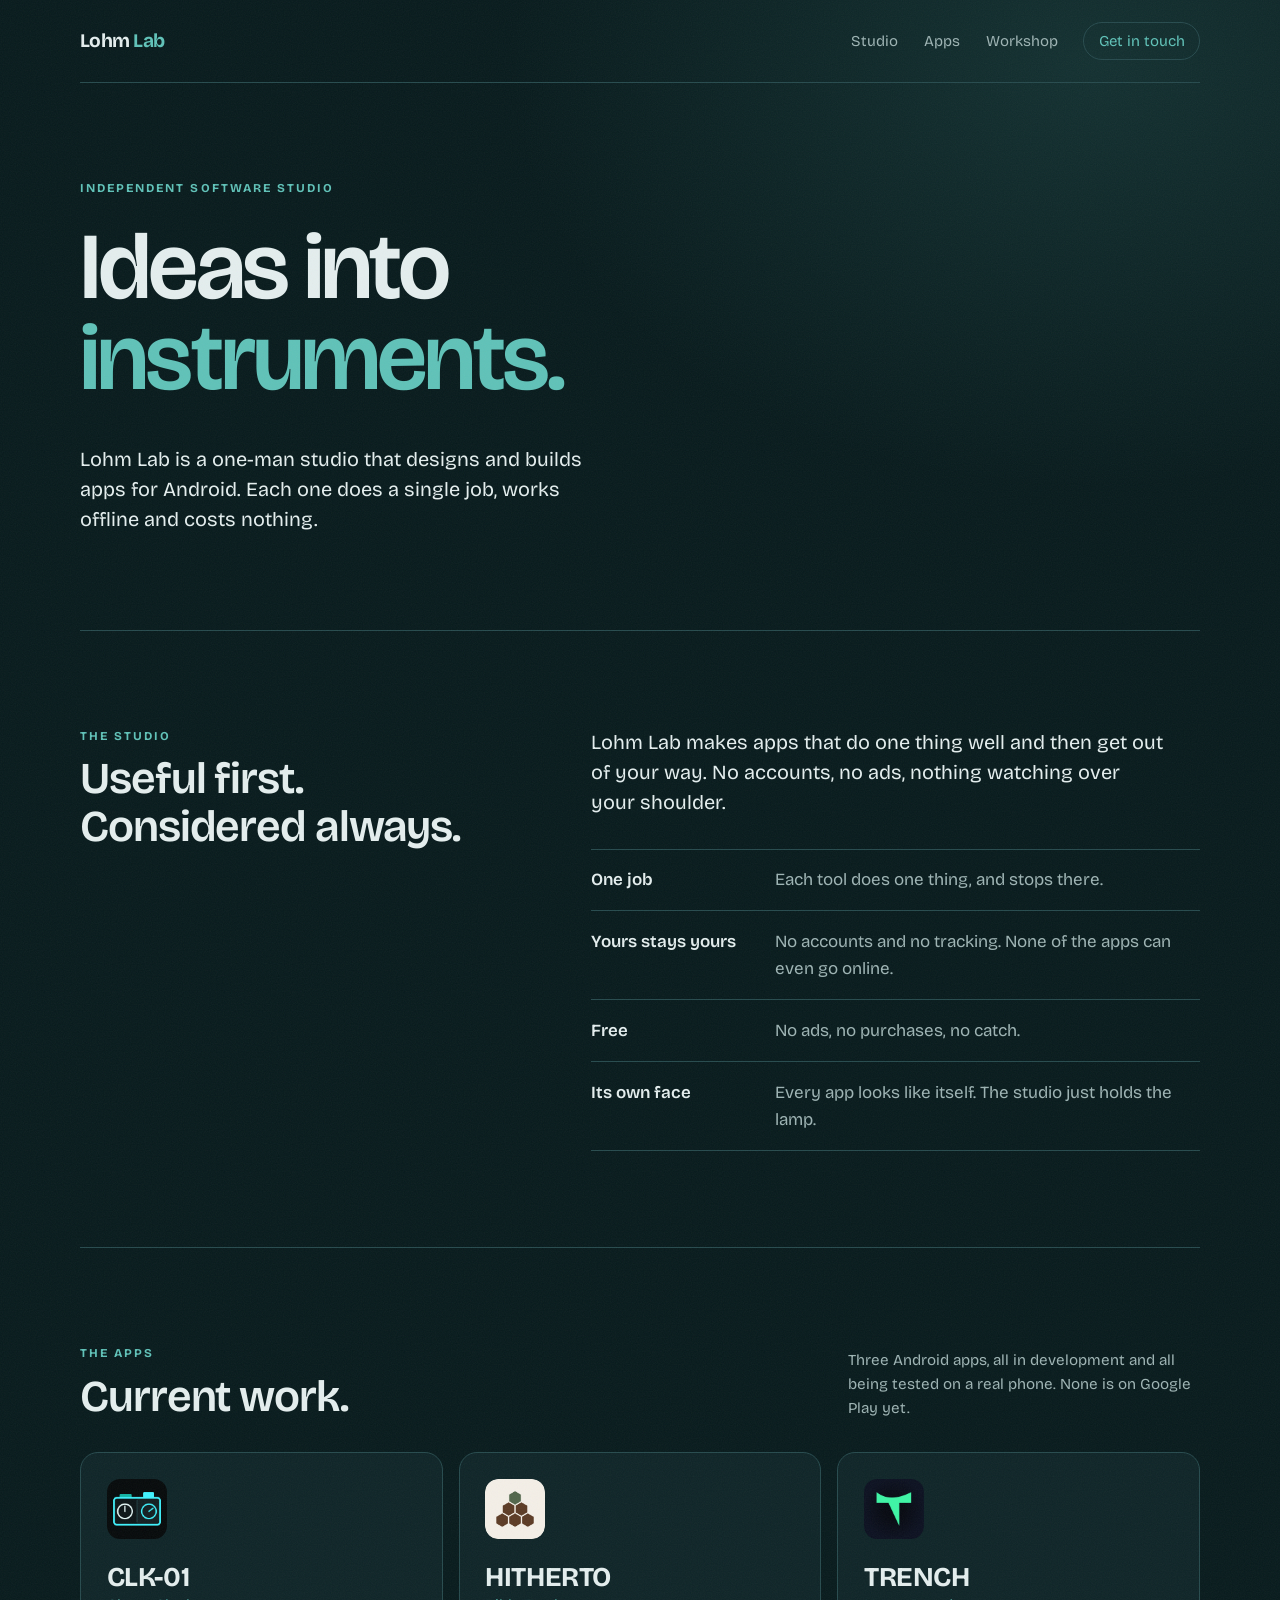
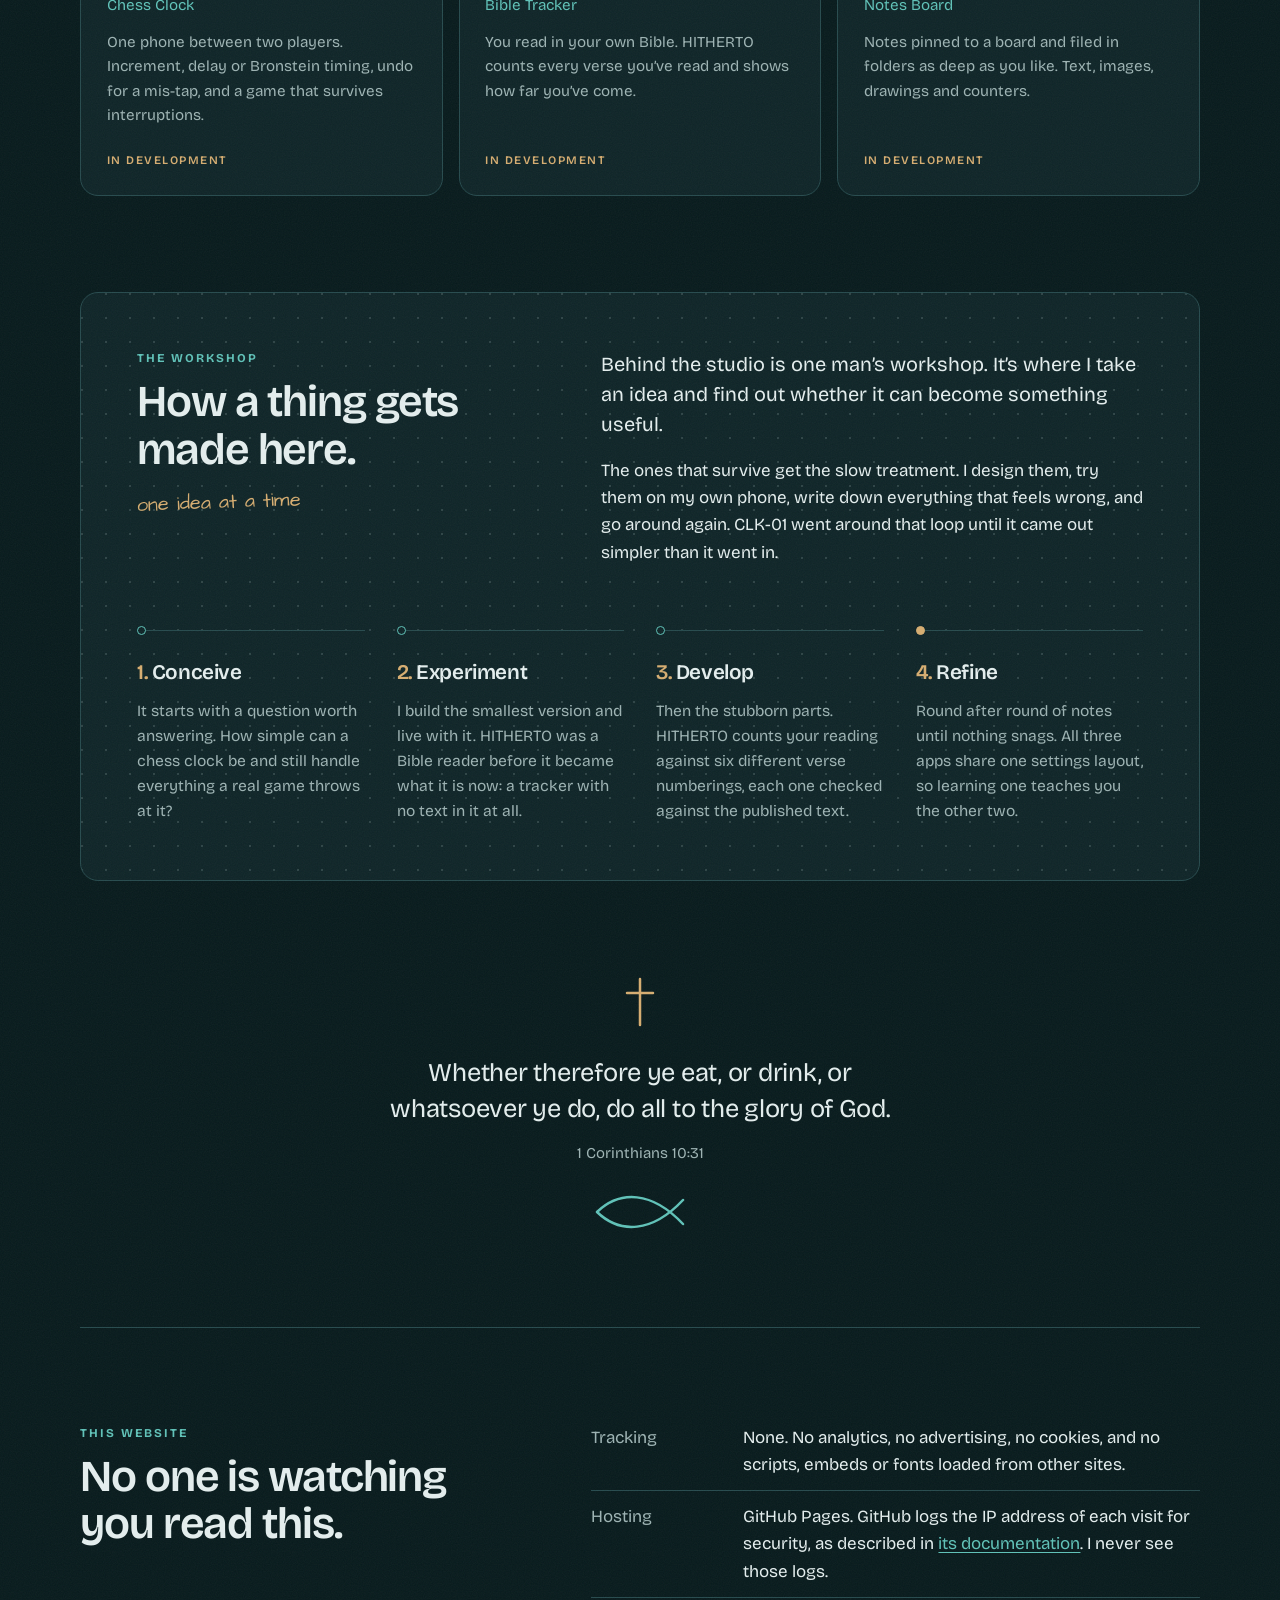
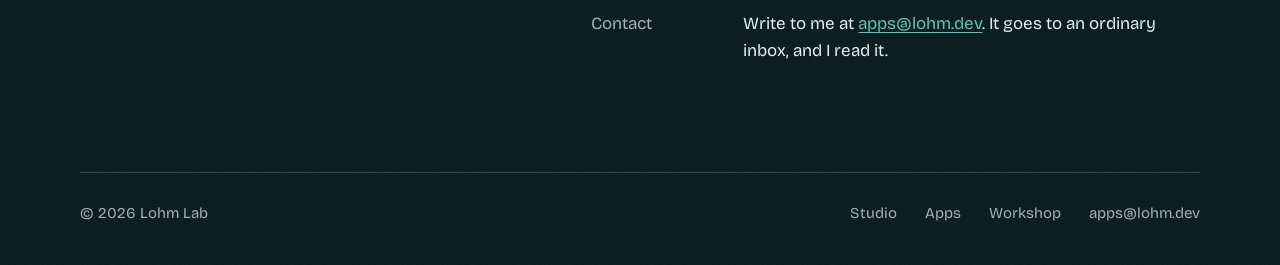
<file: index.html>
<!doctype html>
<html lang="en">
<head>
<meta charset="utf-8">
<meta name="viewport" content="width=device-width, initial-scale=1">
<title>Lohm Lab | Ideas into instruments</title>
<meta name="description" content="Lohm Lab is a one-man software studio making free, offline Android apps: CLK-01, a chess clock; HITHERTO, a Bible reading tracker; and TRENCH, a notes board.">
<link rel="canonical" href="https://lohm.dev/">
<meta name="theme-color" content="#071A1C">
<meta property="og:site_name" content="Lohm Lab">
<meta property="og:type" content="website">
<meta property="og:title" content="Lohm Lab | Ideas into instruments">
<meta property="og:description" content="Lohm Lab is a one-man software studio making free, offline Android apps: CLK-01, a chess clock; HITHERTO, a Bible reading tracker; and TRENCH, a notes board.">
<meta property="og:url" content="https://lohm.dev/">
<meta property="og:image" content="https://lohm.dev/assets/og.png">
<meta property="og:image:width" content="1200">
<meta property="og:image:height" content="630">
<meta property="og:image:alt" content="Lohm Lab. Ideas into instruments.">
<meta name="twitter:card" content="summary_large_image">
<link rel="icon" href="/favicon.ico" sizes="32x32">
<link rel="icon" href="/favicon.svg" type="image/svg+xml">
<link rel="apple-touch-icon" href="/apple-touch-icon.png">
<link rel="preload" href="/assets/fonts/bricolage-grotesque-latin.woff2" as="font" type="font/woff2" crossorigin>
<link rel="stylesheet" href="/assets/site.css">
</head>
<body class="home">
<a class="skip" href="#main">Skip to content</a>
<header class="wrap masthead">
  <a class="masthead-name" href="/">Lohm <span>Lab</span></a>
  <nav aria-label="Main">
    <a href="/#studio">Studio</a>
    <a href="/#work">Apps</a>
    <a href="/#workshop">Workshop</a>
    <a class="pill" href="mailto:apps@lohm.dev">Get in touch</a>
  </nav>
</header>
<main id="main">
  <section class="wrap hero">
    <div>
      <p class="kicker">Independent software studio</p>
      <h1>Ideas into <span>instruments.</span></h1>
      <p class="hero-copy">Lohm Lab is a one-man studio that designs and
      builds apps for Android. Each one does a single job, works offline
      and costs nothing.</p>
    </div>
  </section>

  <section class="wrap story" id="studio">
    <div>
      <p class="kicker">The studio</p>
      <h2 class="section-title">Useful first.<br>Considered always.</h2>
    </div>
    <div class="story-text">
      <p>Lohm Lab makes apps that do one thing well and then get out of
      your way. No accounts, no ads, nothing watching over your shoulder.</p>
      <dl class="principle-list">
        <div><dt>One job</dt><dd>Each tool does one thing, and stops there.</dd></div>
        <div><dt>Yours stays yours</dt><dd>No accounts and no tracking. None of the apps can even go online.</dd></div>
        <div><dt>Free</dt><dd>No ads, no purchases, no catch.</dd></div>
        <div><dt>Its own face</dt><dd>Every app looks like itself. The studio just holds the lamp.</dd></div>
      </dl>
    </div>
  </section>

  <section class="wrap work" id="work">
    <div class="work-head">
      <div>
        <p class="kicker">The apps</p>
        <h2 class="section-title">Current work.</h2>
      </div>
      <p>Three Android apps, all in development and all being tested on a
      real phone. None is on Google Play yet.</p>
    </div>
    <ul class="cards">
      <li class="card">
        <a href="/clk-01/">
          <img src="/assets/icons/clk-01.png" alt="" width="60" height="60">
          <h3>CLK-01</h3>
          <p class="kind">Chess Clock</p>
          <p class="what">One phone between two players. Increment, delay or Bronstein timing, undo for a mis-tap, and a game that survives interruptions.</p>
          <p class="status">In development</p>
        </a>
      </li>
      <li class="card">
        <a href="/hitherto/">
          <img src="/assets/icons/hitherto.png" alt="" width="60" height="60">
          <h3>HITHERTO</h3>
          <p class="kind">Bible Tracker</p>
          <p class="what">You read in your own Bible. HITHERTO counts every verse you&rsquo;ve read and shows how far you&rsquo;ve come.</p>
          <p class="status">In development</p>
        </a>
      </li>
      <li class="card">
        <a href="/trench/">
          <img src="/assets/icons/trench.png" alt="" width="60" height="60">
          <h3>TRENCH</h3>
          <p class="kind">Notes Board</p>
          <p class="what">Notes pinned to a board and filed in folders as deep as you like. Text, images, drawings and counters.</p>
          <p class="status">In development</p>
        </a>
      </li>
    </ul>
  </section>

  <div class="wrap">
  <section class="workshop" id="workshop">
    <div class="workshop-head">
      <div>
        <p class="kicker">The workshop</p>
        <h2 class="section-title">How a thing gets made here.</h2>
        <p class="workshop-note">one idea at a time</p>
      </div>
      <div class="workshop-text">
        <p>Behind the studio is one man&rsquo;s workshop. It&rsquo;s where
        I take an idea and find out whether it can become something
        useful.</p>
        <p>The ones that survive get the slow treatment. I design them,
        try them on my own phone, write down everything that feels wrong,
        and go around again. CLK-01 went around that loop until it came
        out simpler than it went in.</p>
      </div>
    </div>
    <ol class="steps">
      <li><h3>Conceive</h3><p>It starts with a question worth answering. How simple can a chess clock be and still handle everything a real game throws at it?</p></li>
      <li><h3>Experiment</h3><p>I build the smallest version and live with it. HITHERTO was a Bible reader before it became what it is now: a tracker with no text in it at all.</p></li>
      <li><h3>Develop</h3><p>Then the stubborn parts. HITHERTO counts your reading against six different verse numberings, each one checked against the published text.</p></li>
      <li><h3>Refine</h3><p>Round after round of notes until nothing snags. All three apps share one settings layout, so learning one teaches you the other two.</p></li>
    </ol>
  </section>
  </div>

  <section class="wrap mark">
    <svg width="34" height="50" viewBox="0 0 34 50" role="img" aria-label="A cross"><path d="M17 2v46M4 16h26" fill="none" stroke="#D6AD70" stroke-width="2.5" stroke-linecap="round"/></svg>
    <blockquote>Whether therefore ye eat, or drink, or whatsoever ye do,
    do all to the glory of God.</blockquote>
    <cite>1 Corinthians 10:31</cite>
    <svg width="92" height="38" viewBox="0 0 92 38" role="img" aria-label="An ichthys, the fish symbol"><path d="M3 19C26-3 58-2 89 31M3 19c23 22 55 21 86-12" fill="none" stroke="#5FC2B8" stroke-width="2.5" stroke-linecap="round"/></svg>
  </section>

  <section class="wrap fineprint" id="contact">
    <div>
      <p class="kicker">This website</p>
      <h2 class="section-title">No one is watching you read this.</h2>
    </div>
      <dl class="facts">
        <dt>Tracking</dt><dd>None. No analytics, no advertising, no cookies, and no scripts, embeds or fonts loaded from other sites.</dd>
        <dt>Hosting</dt><dd>GitHub Pages. GitHub logs the IP address of each visit for security, as described in <a href="https://docs.github.com/en/pages/getting-started-with-github-pages/what-is-github-pages">its documentation</a>. I never see those logs.</dd>
        <dt>Contact</dt><dd>Write to me at <a href="mailto:apps@lohm.dev">apps@lohm.dev</a>. It goes to an ordinary inbox, and I read it.</dd>
      </dl>
  </section>
</main>
<footer class="wrap colophon">
  <span>&copy; 2026 Lohm Lab</span>
  <nav aria-label="Footer">
    <a href="/#studio">Studio</a>
    <a href="/#work">Apps</a>
    <a href="/#workshop">Workshop</a>
    <a href="mailto:apps@lohm.dev">apps@lohm.dev</a>
  </nav>
</footer>
</body>
</html>
</file>
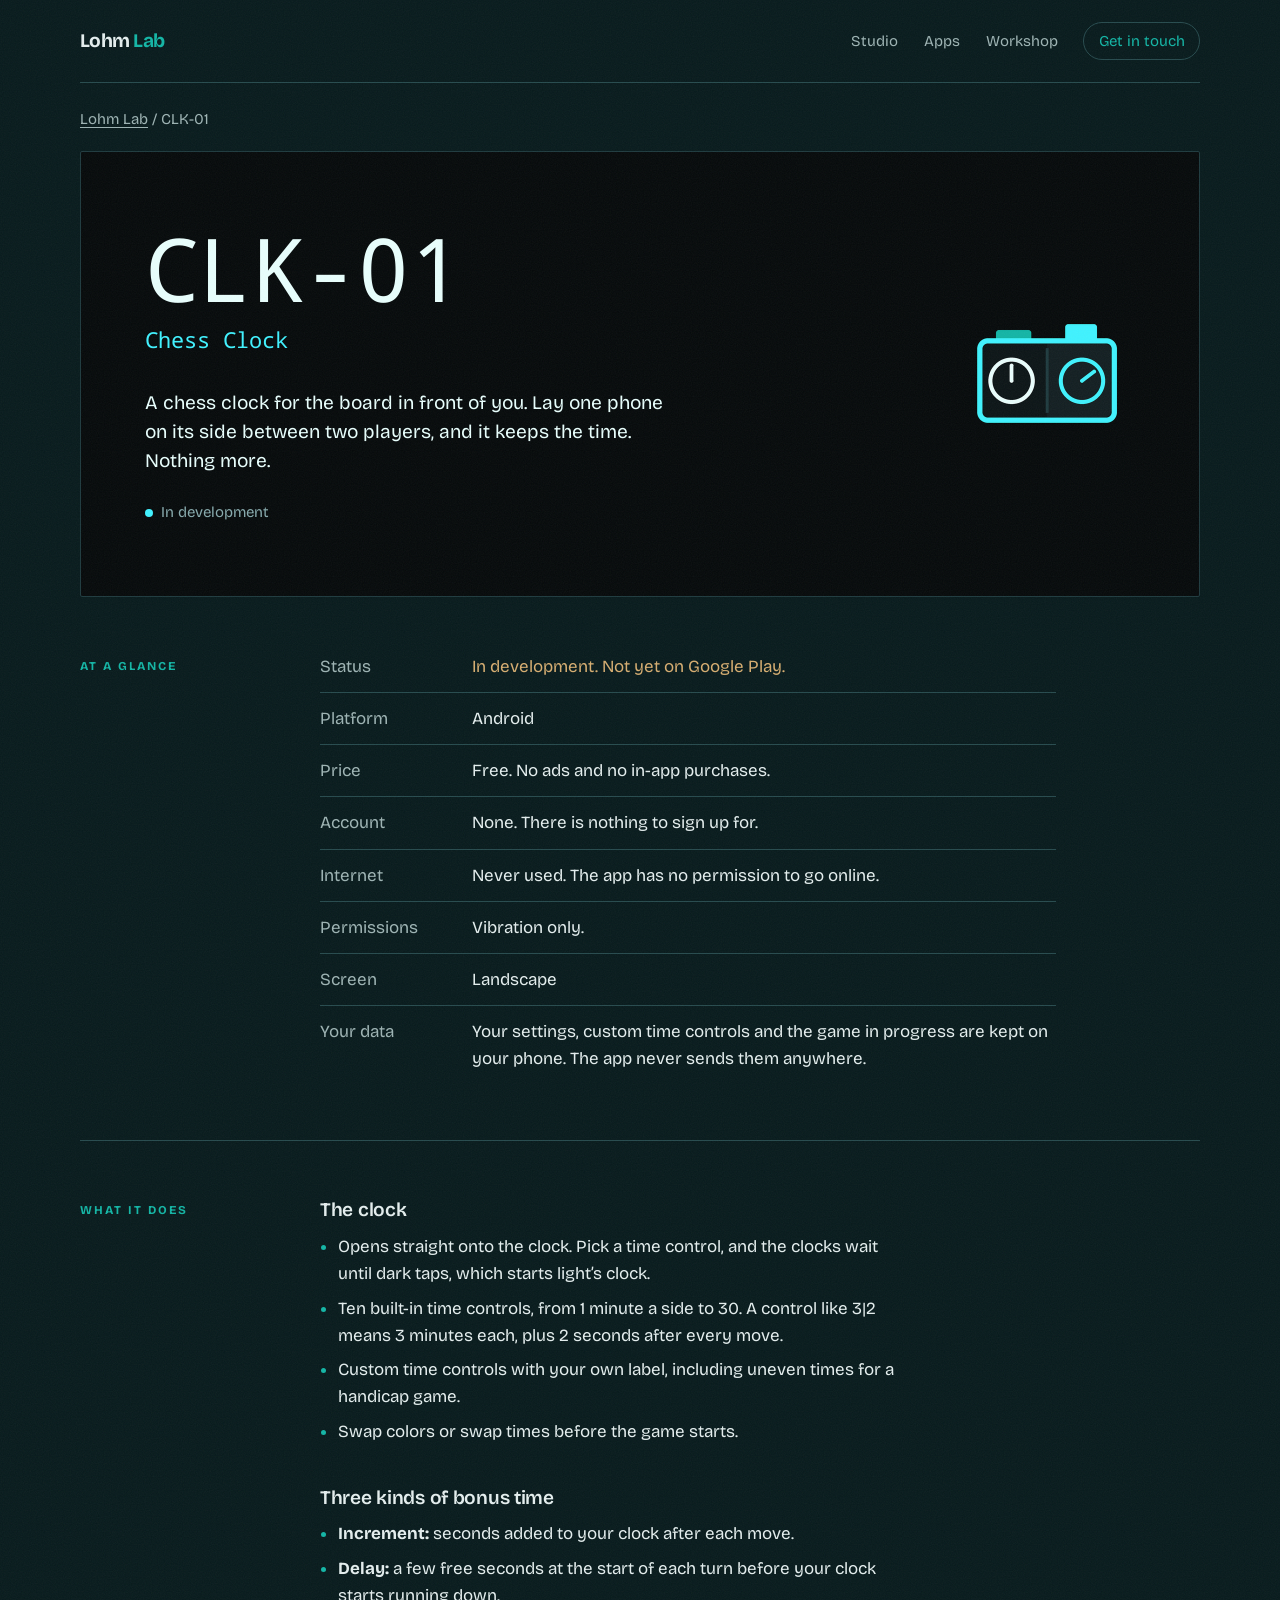
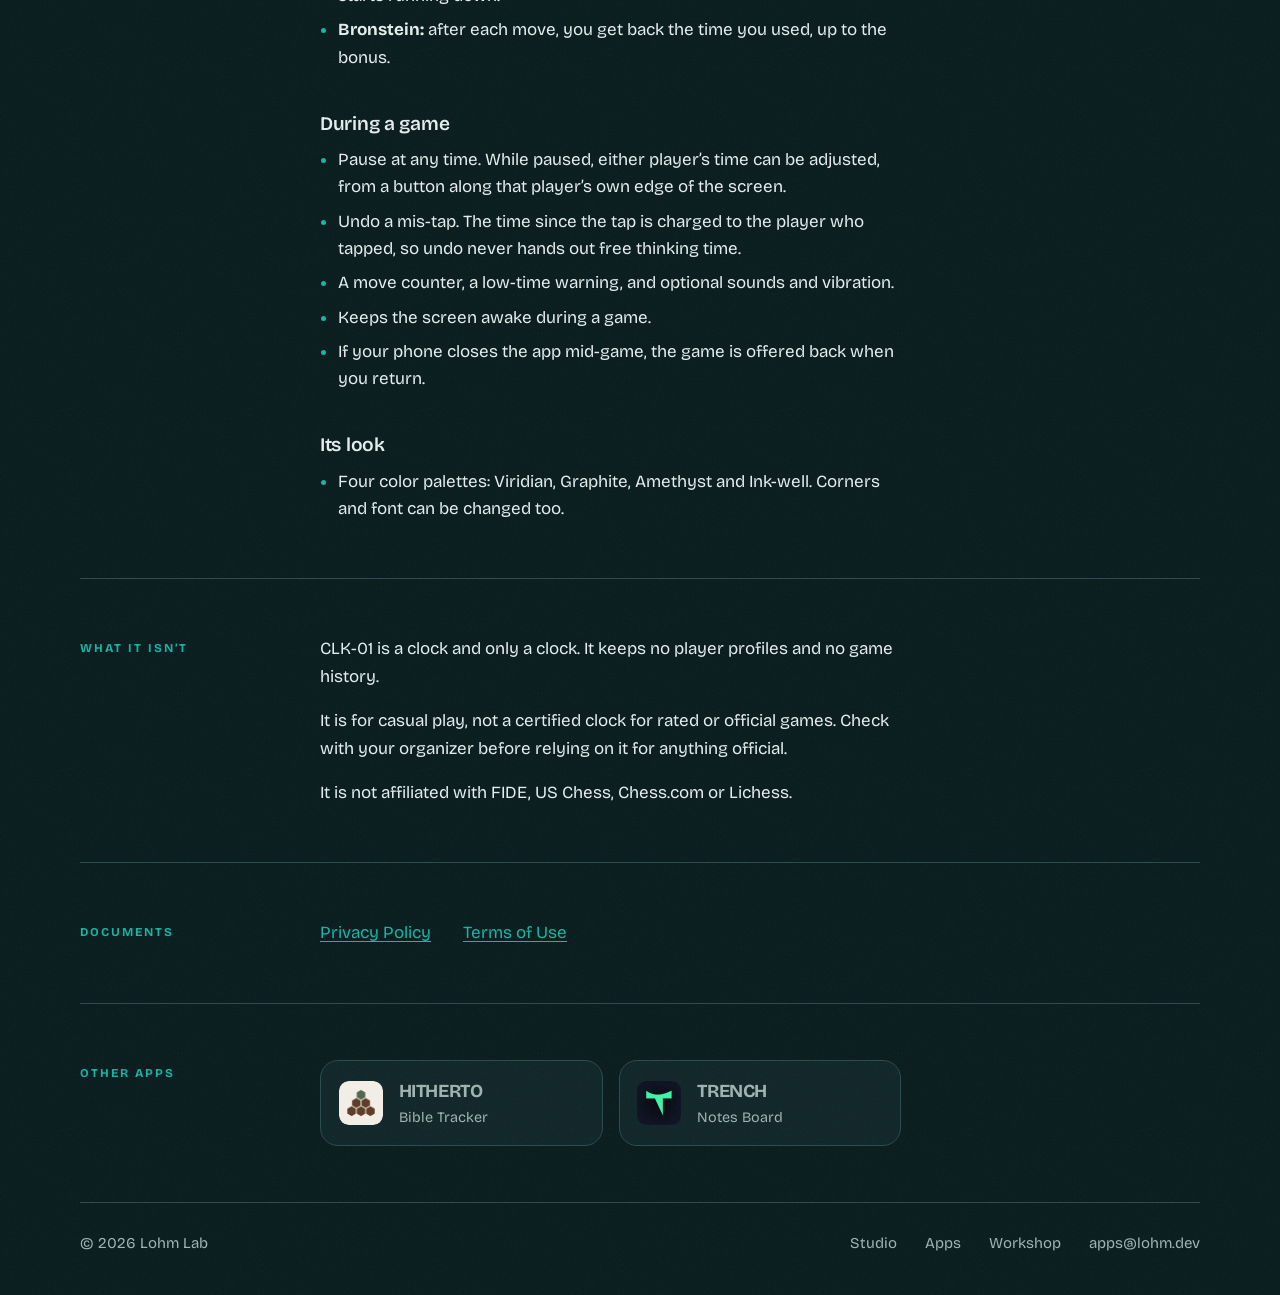
<file: clk-01/index.html>
<!doctype html>
<html lang="en">
<head>
<meta charset="utf-8">
<meta name="viewport" content="width=device-width, initial-scale=1">
<title>CLK-01: Chess Clock | Lohm Lab</title>
<meta name="description" content="CLK-01 is a free, offline chess clock for Android: increment, delay or Bronstein timing, undo, time adjustments and game recovery. No ads, no account.">
<link rel="canonical" href="https://lohm.dev/clk-01/">
<meta name="theme-color" content="#071A1C">
<meta property="og:site_name" content="Lohm Lab">
<meta property="og:type" content="website">
<meta property="og:title" content="CLK-01: Chess Clock | Lohm Lab">
<meta property="og:description" content="CLK-01 is a free, offline chess clock for Android: increment, delay or Bronstein timing, undo, time adjustments and game recovery. No ads, no account.">
<meta property="og:url" content="https://lohm.dev/clk-01/">
<meta property="og:image" content="https://lohm.dev/assets/og.png">
<meta property="og:image:width" content="1200">
<meta property="og:image:height" content="630">
<meta property="og:image:alt" content="Lohm Lab. Ideas into instruments.">
<meta name="twitter:card" content="summary_large_image">
<link rel="icon" href="/favicon.ico" sizes="32x32">
<link rel="icon" href="/favicon.svg" type="image/svg+xml">
<link rel="apple-touch-icon" href="/apple-touch-icon.png">
<link rel="preload" href="/assets/fonts/bricolage-grotesque-latin.woff2" as="font" type="font/woff2" crossorigin>
<link rel="stylesheet" href="/assets/site.css">
</head>
<body class="theme-clk-01">
<a class="skip" href="#main">Skip to content</a>
<header class="wrap masthead">
  <a class="masthead-name" href="/">Lohm <span>Lab</span></a>
  <nav aria-label="Main">
    <a href="/#studio">Studio</a>
    <a href="/#work">Apps</a>
    <a href="/#workshop">Workshop</a>
    <a class="pill" href="mailto:apps@lohm.dev">Get in touch</a>
  </nav>
</header>
<main id="main" class="wrap">
  <p class="crumb"><a href="/">Lohm Lab</a> / CLK-01</p>
  <section class="plate">
    <div>
      <h1>CLK-01</h1>
      <p class="kind">Chess Clock</p>
      <p class="lead">A chess clock for the board in front of you. Lay one phone on its side between two players, and it keeps the time. Nothing more.</p>
      <p class="plate-status">In development</p>
    </div>
    <img src="/assets/icons/clk-01.png" alt="" width="176" height="176">
  </section>
  <section class="band">
    <h2>At a glance</h2>
    <div class="band-body">
      <dl class="facts">
        <dt>Status</dt><dd class="status">In development. Not yet on Google Play.</dd>
        <dt>Platform</dt><dd>Android</dd>
        <dt>Price</dt><dd>Free. No ads and no in-app purchases.</dd>
        <dt>Account</dt><dd>None. There is nothing to sign up for.</dd>
        <dt>Internet</dt><dd>Never used. The app has no permission to go online.</dd>
        <dt>Permissions</dt><dd>Vibration only.</dd>
        <dt>Screen</dt><dd>Landscape</dd>
        <dt>Your data</dt><dd>Your settings, custom time controls and the game in progress are kept on your phone. The app never sends them anywhere.</dd>
      </dl>
    </div>
  </section>
  <section class="band">
    <h2>What it does</h2>
    <div class="band-body">
      <h3>The clock</h3>
      <ul>
        <li>Opens straight onto the clock. Pick a time control, and the clocks wait until dark taps, which starts light&rsquo;s clock.</li>
        <li>Ten built-in time controls, from 1 minute a side to 30. A control like 3|2 means 3 minutes each, plus 2 seconds after every move.</li>
        <li>Custom time controls with your own label, including uneven times for a handicap game.</li>
        <li>Swap colors or swap times before the game starts.</li>
      </ul>
      <h3>Three kinds of bonus time</h3>
      <ul>
        <li><strong>Increment:</strong> seconds added to your clock after each move.</li>
        <li><strong>Delay:</strong> a few free seconds at the start of each turn before your clock starts running down.</li>
        <li><strong>Bronstein:</strong> after each move, you get back the time you used, up to the bonus.</li>
      </ul>
      <h3>During a game</h3>
      <ul>
        <li>Pause at any time. While paused, either player&rsquo;s time can be adjusted, from a button along that player&rsquo;s own edge of the screen.</li>
        <li>Undo a mis-tap. The time since the tap is charged to the player who tapped, so undo never hands out free thinking time.</li>
        <li>A move counter, a low-time warning, and optional sounds and vibration.</li>
        <li>Keeps the screen awake during a game.</li>
        <li>If your phone closes the app mid-game, the game is offered back when you return.</li>
      </ul>
      <h3>Its look</h3>
      <ul>
        <li>Four color palettes: Viridian, Graphite, Amethyst and Ink-well. Corners and font can be changed too.</li>
      </ul>
    </div>
  </section>
  <section class="band">
    <h2>What it isn’t</h2>
    <div class="band-body">
      <p>CLK-01 is a clock and only a clock. It keeps no player profiles and no game history.</p>
      <p>It is for casual play, not a certified clock for rated or official games. Check with your organizer before relying on it for anything official.</p>
      <p>It is not affiliated with FIDE, US Chess, Chess.com or Lichess.</p>
    </div>
  </section>
  <section class="band">
    <h2>Documents</h2>
    <div class="band-body">
      <p class="doclinks">
        <a href="/clk-01/privacy/">Privacy Policy</a>
        <a href="/clk-01/terms/">Terms of Use</a>
      </p>
    </div>
  </section>
  <section class="band">
    <h2>Other apps</h2>
    <div class="band-body">
      <ul class="others">
        <li><a href="/hitherto/">
          <img src="/assets/icons/hitherto.png" alt="" width="44" height="44">
          <span><strong>HITHERTO</strong>Bible Tracker</span>
        </a></li>
        <li><a href="/trench/">
          <img src="/assets/icons/trench.png" alt="" width="44" height="44">
          <span><strong>TRENCH</strong>Notes Board</span>
        </a></li>
      </ul>
    </div>
  </section>
</main>
<footer class="wrap colophon">
  <span>&copy; 2026 Lohm Lab</span>
  <nav aria-label="Footer">
    <a href="/#studio">Studio</a>
    <a href="/#work">Apps</a>
    <a href="/#workshop">Workshop</a>
    <a href="mailto:apps@lohm.dev">apps@lohm.dev</a>
  </nav>
</footer>
</body>
</html>
</file>
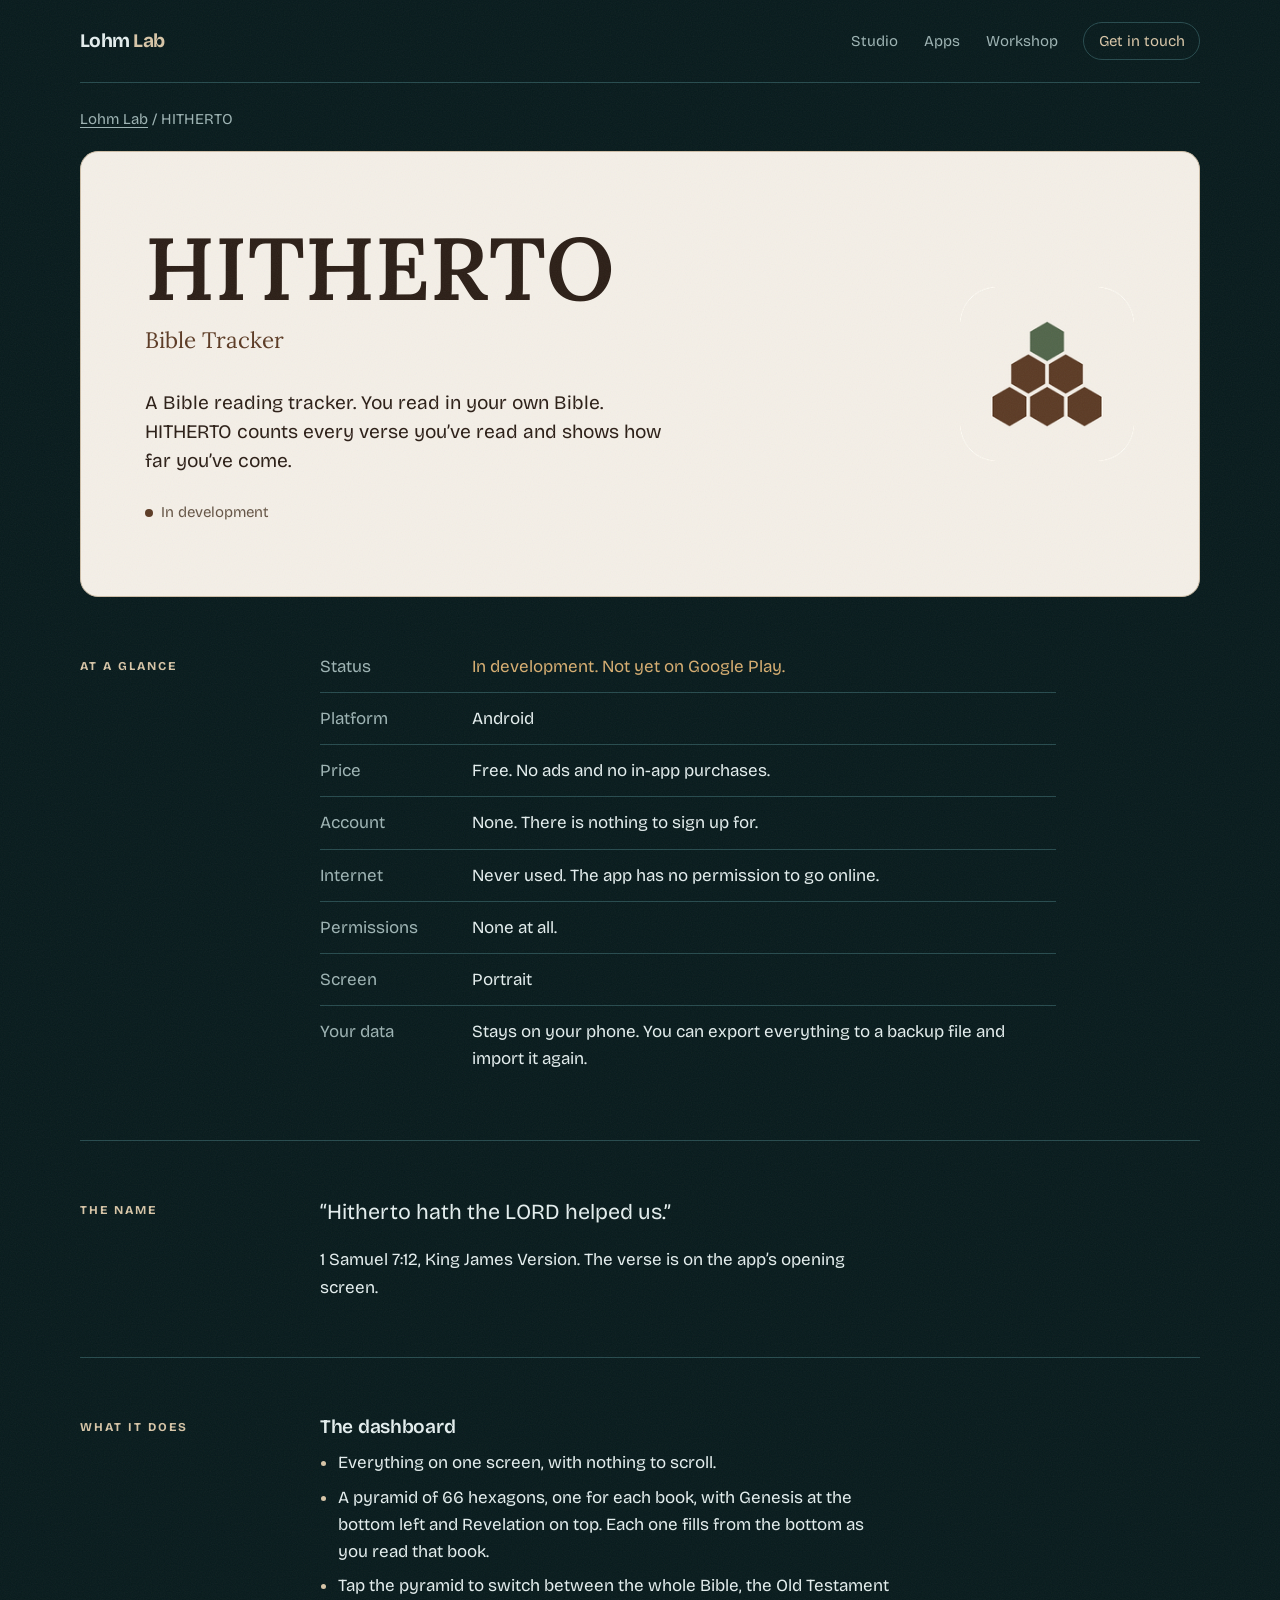
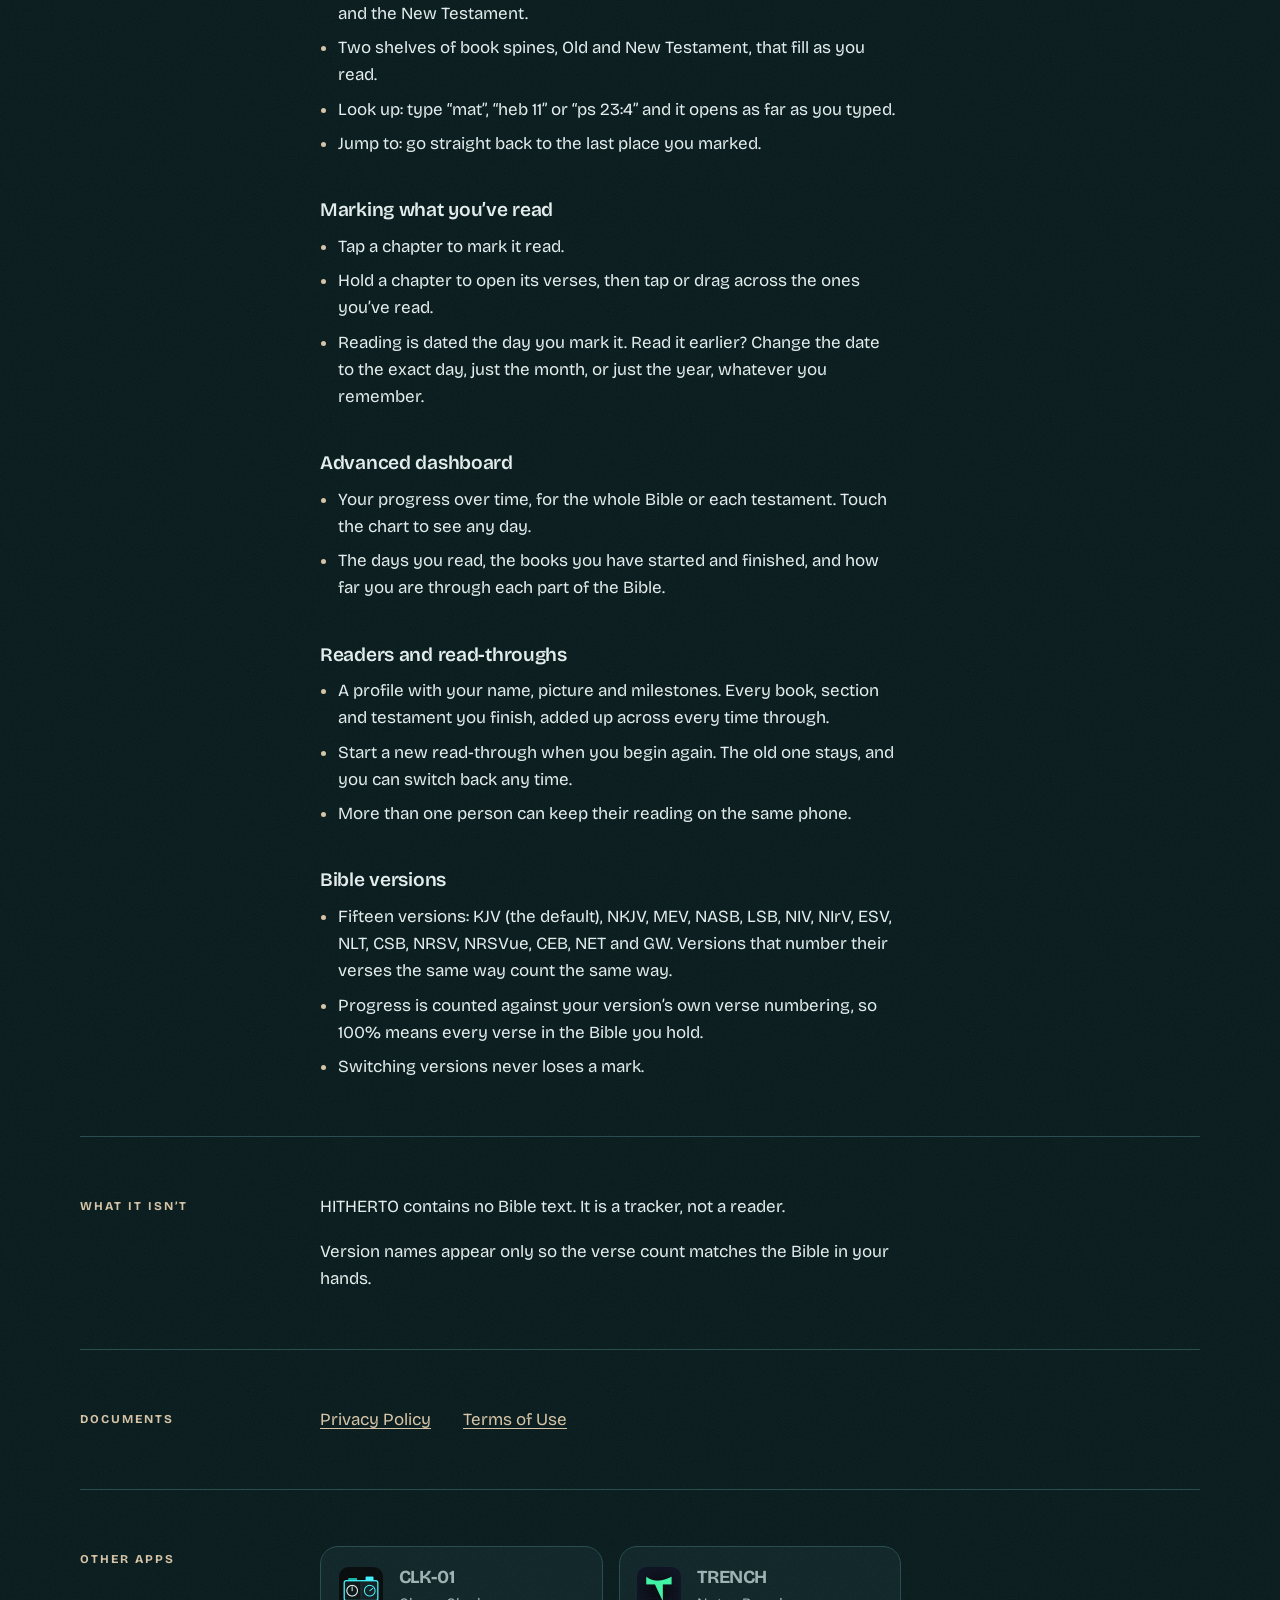
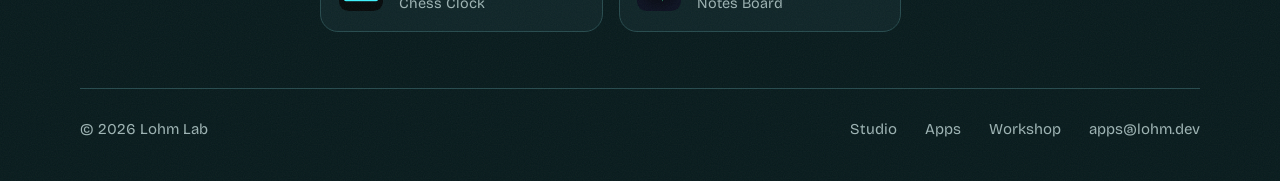
<file: hitherto/index.html>
<!doctype html>
<html lang="en">
<head>
<meta charset="utf-8">
<meta name="viewport" content="width=device-width, initial-scale=1">
<title>HITHERTO: Bible Tracker | Lohm Lab</title>
<meta name="description" content="HITHERTO is a free Bible reading tracker for Android. You read in your own Bible and it counts every verse you&#x27;ve read. No ads, no accounts, offline.">
<link rel="canonical" href="https://lohm.dev/hitherto/">
<meta name="theme-color" content="#071A1C">
<meta property="og:site_name" content="Lohm Lab">
<meta property="og:type" content="website">
<meta property="og:title" content="HITHERTO: Bible Tracker | Lohm Lab">
<meta property="og:description" content="HITHERTO is a free Bible reading tracker for Android. You read in your own Bible and it counts every verse you&#x27;ve read. No ads, no accounts, offline.">
<meta property="og:url" content="https://lohm.dev/hitherto/">
<meta property="og:image" content="https://lohm.dev/assets/og.png">
<meta property="og:image:width" content="1200">
<meta property="og:image:height" content="630">
<meta property="og:image:alt" content="Lohm Lab. Ideas into instruments.">
<meta name="twitter:card" content="summary_large_image">
<link rel="icon" href="/favicon.ico" sizes="32x32">
<link rel="icon" href="/favicon.svg" type="image/svg+xml">
<link rel="apple-touch-icon" href="/apple-touch-icon.png">
<link rel="preload" href="/assets/fonts/bricolage-grotesque-latin.woff2" as="font" type="font/woff2" crossorigin>
<link rel="stylesheet" href="/assets/site.css">
</head>
<body class="theme-hitherto">
<a class="skip" href="#main">Skip to content</a>
<header class="wrap masthead">
  <a class="masthead-name" href="/">Lohm <span>Lab</span></a>
  <nav aria-label="Main">
    <a href="/#studio">Studio</a>
    <a href="/#work">Apps</a>
    <a href="/#workshop">Workshop</a>
    <a class="pill" href="mailto:apps@lohm.dev">Get in touch</a>
  </nav>
</header>
<main id="main" class="wrap">
  <p class="crumb"><a href="/">Lohm Lab</a> / HITHERTO</p>
  <section class="plate">
    <div>
      <h1>HITHERTO</h1>
      <p class="kind">Bible Tracker</p>
      <p class="lead">A Bible reading tracker. You read in your own Bible. HITHERTO counts every verse you&rsquo;ve read and shows how far you&rsquo;ve come.</p>
      <p class="plate-status">In development</p>
    </div>
    <img src="/assets/icons/hitherto.png" alt="" width="176" height="176">
  </section>
  <section class="band">
    <h2>At a glance</h2>
    <div class="band-body">
      <dl class="facts">
        <dt>Status</dt><dd class="status">In development. Not yet on Google Play.</dd>
        <dt>Platform</dt><dd>Android</dd>
        <dt>Price</dt><dd>Free. No ads and no in-app purchases.</dd>
        <dt>Account</dt><dd>None. There is nothing to sign up for.</dd>
        <dt>Internet</dt><dd>Never used. The app has no permission to go online.</dd>
        <dt>Permissions</dt><dd>None at all.</dd>
        <dt>Screen</dt><dd>Portrait</dd>
        <dt>Your data</dt><dd>Stays on your phone. You can export everything to a backup file and import it again.</dd>
      </dl>
    </div>
  </section>
  <section class="band">
    <h2>The name</h2>
    <div class="band-body">
      <p class="quote">&ldquo;Hitherto hath the LORD helped us.&rdquo;</p>
      <p>1 Samuel 7:12, King James Version. The verse is on the app&rsquo;s opening screen.</p>
    </div>
  </section>
  <section class="band">
    <h2>What it does</h2>
    <div class="band-body">
      <h3>The dashboard</h3>
      <ul>
        <li>Everything on one screen, with nothing to scroll.</li>
        <li>A pyramid of 66 hexagons, one for each book, with Genesis at the bottom left and Revelation on top. Each one fills from the bottom as you read that book.</li>
        <li>Tap the pyramid to switch between the whole Bible, the Old Testament and the New Testament.</li>
        <li>Two shelves of book spines, Old and New Testament, that fill as you read.</li>
        <li>Look up: type &ldquo;mat&rdquo;, &ldquo;heb 11&rdquo; or &ldquo;ps 23:4&rdquo; and it opens as far as you typed.</li>
        <li>Jump to: go straight back to the last place you marked.</li>
      </ul>
      <h3>Marking what you&rsquo;ve read</h3>
      <ul>
        <li>Tap a chapter to mark it read.</li>
        <li>Hold a chapter to open its verses, then tap or drag across the ones you&rsquo;ve read.</li>
        <li>Reading is dated the day you mark it. Read it earlier? Change the date to the exact day, just the month, or just the year, whatever you remember.</li>
      </ul>
      <h3>Advanced dashboard</h3>
      <ul>
        <li>Your progress over time, for the whole Bible or each testament. Touch the chart to see any day.</li>
        <li>The days you read, the books you have started and finished, and how far you are through each part of the Bible.</li>
      </ul>
      <h3>Readers and read-throughs</h3>
      <ul>
        <li>A profile with your name, picture and milestones. Every book, section and testament you finish, added up across every time through.</li>
        <li>Start a new read-through when you begin again. The old one stays, and you can switch back any time.</li>
        <li>More than one person can keep their reading on the same phone.</li>
      </ul>
      <h3>Bible versions</h3>
      <ul>
        <li>Fifteen versions: KJV (the default), NKJV, MEV, NASB, LSB, NIV, NIrV, ESV, NLT, CSB, NRSV, NRSVue, CEB, NET and GW. Versions that number their verses the same way count the same way.</li>
        <li>Progress is counted against your version&rsquo;s own verse numbering, so 100% means every verse in the Bible you hold.</li>
        <li>Switching versions never loses a mark.</li>
      </ul>
    </div>
  </section>
  <section class="band">
    <h2>What it isn’t</h2>
    <div class="band-body">
      <p>HITHERTO contains no Bible text. It is a tracker, not a reader.</p>
      <p>Version names appear only so the verse count matches the Bible in your hands.</p>
    </div>
  </section>
  <section class="band">
    <h2>Documents</h2>
    <div class="band-body">
      <p class="doclinks">
        <a href="/hitherto/privacy/">Privacy Policy</a>
        <a href="/hitherto/terms/">Terms of Use</a>
      </p>
    </div>
  </section>
  <section class="band">
    <h2>Other apps</h2>
    <div class="band-body">
      <ul class="others">
        <li><a href="/clk-01/">
          <img src="/assets/icons/clk-01.png" alt="" width="44" height="44">
          <span><strong>CLK-01</strong>Chess Clock</span>
        </a></li>
        <li><a href="/trench/">
          <img src="/assets/icons/trench.png" alt="" width="44" height="44">
          <span><strong>TRENCH</strong>Notes Board</span>
        </a></li>
      </ul>
    </div>
  </section>
</main>
<footer class="wrap colophon">
  <span>&copy; 2026 Lohm Lab</span>
  <nav aria-label="Footer">
    <a href="/#studio">Studio</a>
    <a href="/#work">Apps</a>
    <a href="/#workshop">Workshop</a>
    <a href="mailto:apps@lohm.dev">apps@lohm.dev</a>
  </nav>
</footer>
</body>
</html>
</file>
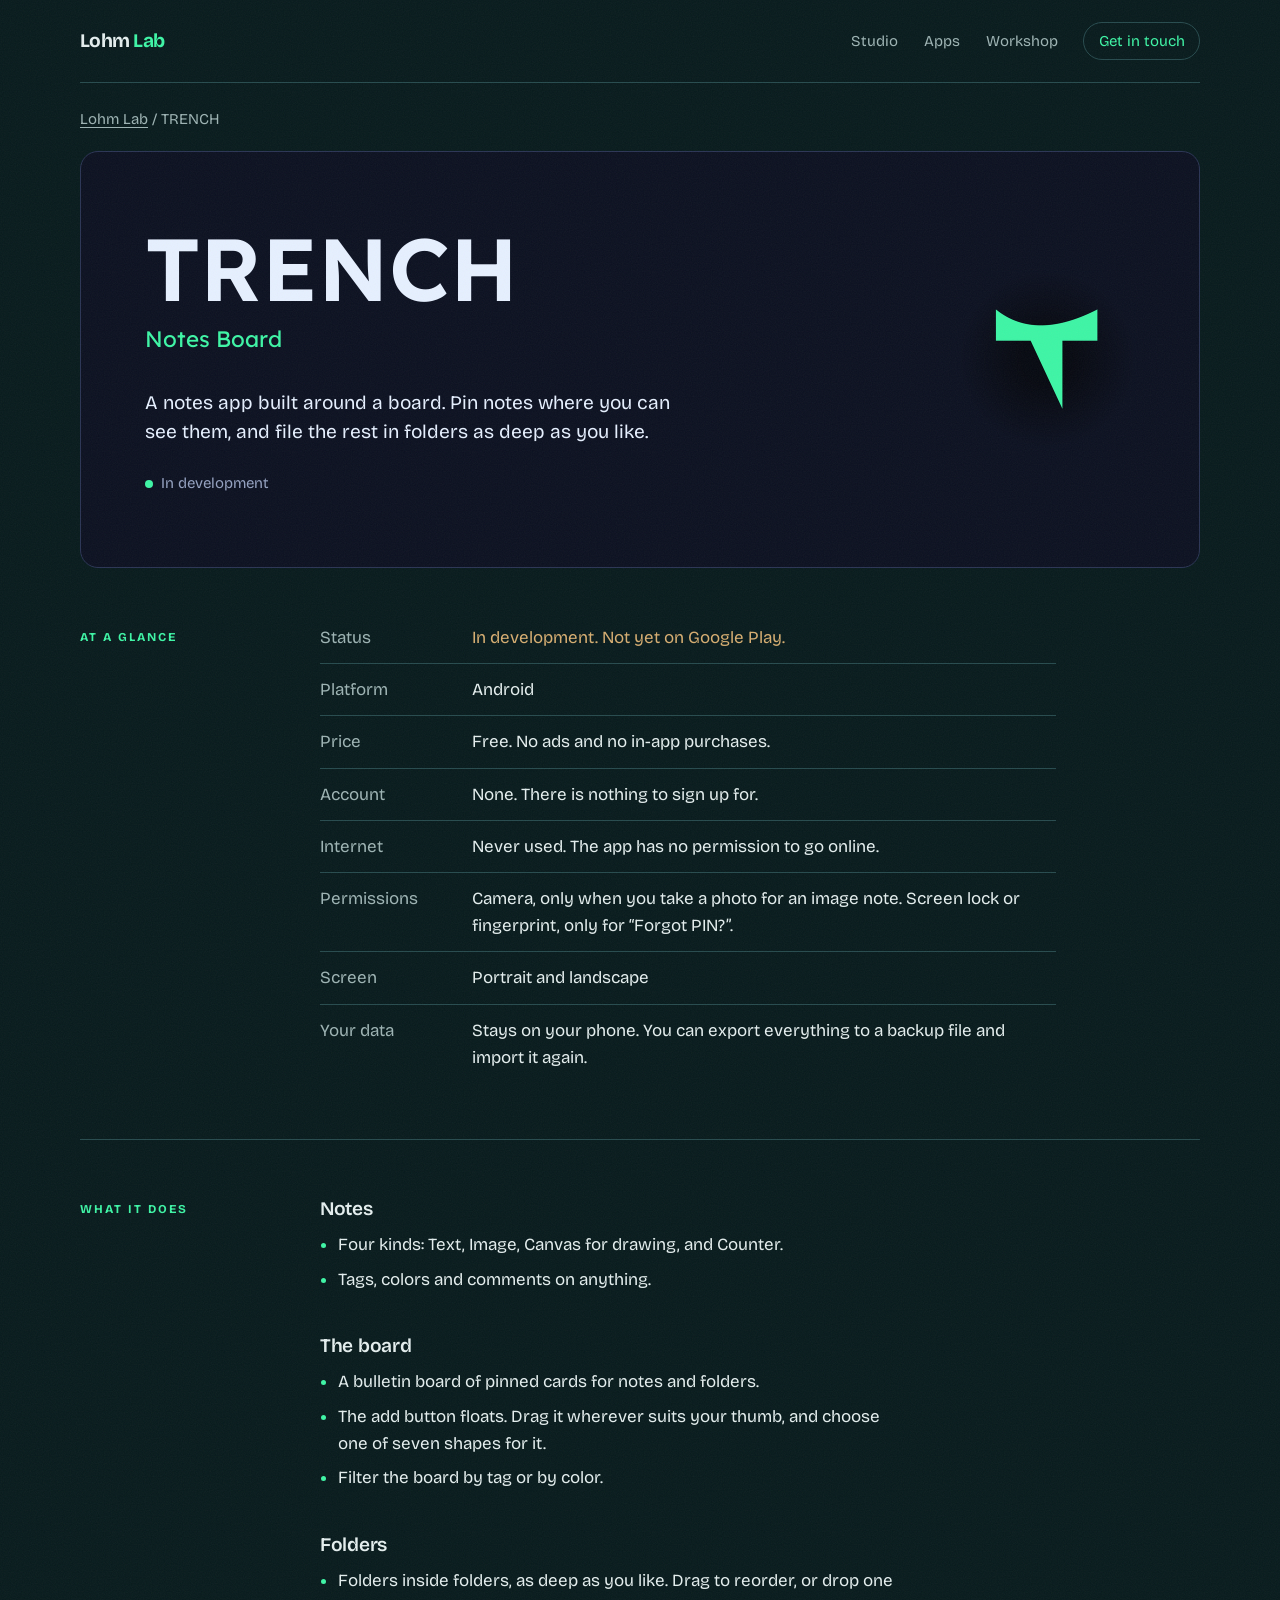
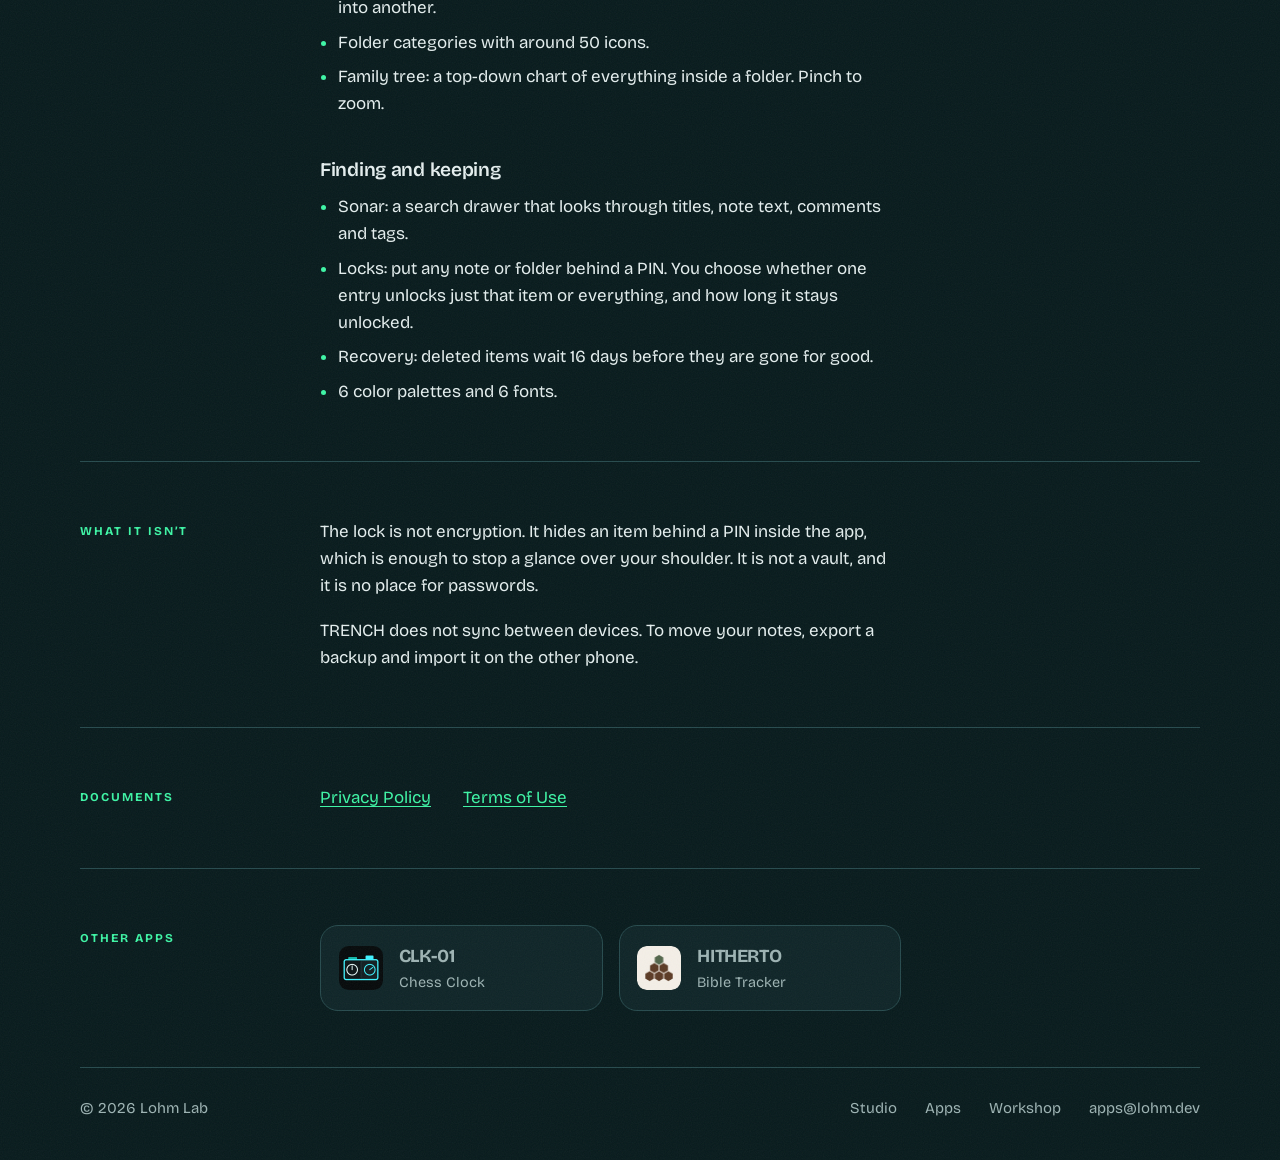
<file: trench/index.html>
<!doctype html>
<html lang="en">
<head>
<meta charset="utf-8">
<meta name="viewport" content="width=device-width, initial-scale=1">
<title>TRENCH: Notes Board | Lohm Lab</title>
<meta name="description" content="TRENCH is a free notes app for Android built around a board, with folders, drawings, search and PIN locks. No ads, no accounts, fully offline.">
<link rel="canonical" href="https://lohm.dev/trench/">
<meta name="theme-color" content="#071A1C">
<meta property="og:site_name" content="Lohm Lab">
<meta property="og:type" content="website">
<meta property="og:title" content="TRENCH: Notes Board | Lohm Lab">
<meta property="og:description" content="TRENCH is a free notes app for Android built around a board, with folders, drawings, search and PIN locks. No ads, no accounts, fully offline.">
<meta property="og:url" content="https://lohm.dev/trench/">
<meta property="og:image" content="https://lohm.dev/assets/og.png">
<meta property="og:image:width" content="1200">
<meta property="og:image:height" content="630">
<meta property="og:image:alt" content="Lohm Lab. Ideas into instruments.">
<meta name="twitter:card" content="summary_large_image">
<link rel="icon" href="/favicon.ico" sizes="32x32">
<link rel="icon" href="/favicon.svg" type="image/svg+xml">
<link rel="apple-touch-icon" href="/apple-touch-icon.png">
<link rel="preload" href="/assets/fonts/bricolage-grotesque-latin.woff2" as="font" type="font/woff2" crossorigin>
<link rel="stylesheet" href="/assets/site.css">
</head>
<body class="theme-trench">
<a class="skip" href="#main">Skip to content</a>
<header class="wrap masthead">
  <a class="masthead-name" href="/">Lohm <span>Lab</span></a>
  <nav aria-label="Main">
    <a href="/#studio">Studio</a>
    <a href="/#work">Apps</a>
    <a href="/#workshop">Workshop</a>
    <a class="pill" href="mailto:apps@lohm.dev">Get in touch</a>
  </nav>
</header>
<main id="main" class="wrap">
  <p class="crumb"><a href="/">Lohm Lab</a> / TRENCH</p>
  <section class="plate">
    <div>
      <h1>TRENCH</h1>
      <p class="kind">Notes Board</p>
      <p class="lead">A notes app built around a board. Pin notes where you can see them, and file the rest in folders as deep as you like.</p>
      <p class="plate-status">In development</p>
    </div>
    <img src="/assets/icons/trench.png" alt="" width="176" height="176">
  </section>
  <section class="band">
    <h2>At a glance</h2>
    <div class="band-body">
      <dl class="facts">
        <dt>Status</dt><dd class="status">In development. Not yet on Google Play.</dd>
        <dt>Platform</dt><dd>Android</dd>
        <dt>Price</dt><dd>Free. No ads and no in-app purchases.</dd>
        <dt>Account</dt><dd>None. There is nothing to sign up for.</dd>
        <dt>Internet</dt><dd>Never used. The app has no permission to go online.</dd>
        <dt>Permissions</dt><dd>Camera, only when you take a photo for an image note. Screen lock or fingerprint, only for &ldquo;Forgot PIN?&rdquo;.</dd>
        <dt>Screen</dt><dd>Portrait and landscape</dd>
        <dt>Your data</dt><dd>Stays on your phone. You can export everything to a backup file and import it again.</dd>
      </dl>
    </div>
  </section>
  <section class="band">
    <h2>What it does</h2>
    <div class="band-body">
      <h3>Notes</h3>
      <ul>
        <li>Four kinds: Text, Image, Canvas for drawing, and Counter.</li>
        <li>Tags, colors and comments on anything.</li>
      </ul>
      <h3>The board</h3>
      <ul>
        <li>A bulletin board of pinned cards for notes and folders.</li>
        <li>The add button floats. Drag it wherever suits your thumb, and choose one of seven shapes for it.</li>
        <li>Filter the board by tag or by color.</li>
      </ul>
      <h3>Folders</h3>
      <ul>
        <li>Folders inside folders, as deep as you like. Drag to reorder, or drop one into another.</li>
        <li>Folder categories with around 50 icons.</li>
        <li>Family tree: a top-down chart of everything inside a folder. Pinch to zoom.</li>
      </ul>
      <h3>Finding and keeping</h3>
      <ul>
        <li>Sonar: a search drawer that looks through titles, note text, comments and tags.</li>
        <li>Locks: put any note or folder behind a PIN. You choose whether one entry unlocks just that item or everything, and how long it stays unlocked.</li>
        <li>Recovery: deleted items wait 16 days before they are gone for good.</li>
        <li>6 color palettes and 6 fonts.</li>
      </ul>
    </div>
  </section>
  <section class="band">
    <h2>What it isn’t</h2>
    <div class="band-body">
      <p>The lock is not encryption. It hides an item behind a PIN inside the app, which is enough to stop a glance over your shoulder. It is not a vault, and it is no place for passwords.</p>
      <p>TRENCH does not sync between devices. To move your notes, export a backup and import it on the other phone.</p>
    </div>
  </section>
  <section class="band">
    <h2>Documents</h2>
    <div class="band-body">
      <p class="doclinks">
        <a href="/trench/privacy/">Privacy Policy</a>
        <a href="/trench/terms/">Terms of Use</a>
      </p>
    </div>
  </section>
  <section class="band">
    <h2>Other apps</h2>
    <div class="band-body">
      <ul class="others">
        <li><a href="/clk-01/">
          <img src="/assets/icons/clk-01.png" alt="" width="44" height="44">
          <span><strong>CLK-01</strong>Chess Clock</span>
        </a></li>
        <li><a href="/hitherto/">
          <img src="/assets/icons/hitherto.png" alt="" width="44" height="44">
          <span><strong>HITHERTO</strong>Bible Tracker</span>
        </a></li>
      </ul>
    </div>
  </section>
</main>
<footer class="wrap colophon">
  <span>&copy; 2026 Lohm Lab</span>
  <nav aria-label="Footer">
    <a href="/#studio">Studio</a>
    <a href="/#work">Apps</a>
    <a href="/#workshop">Workshop</a>
    <a href="mailto:apps@lohm.dev">apps@lohm.dev</a>
  </nav>
</footer>
</body>
</html>
</file>
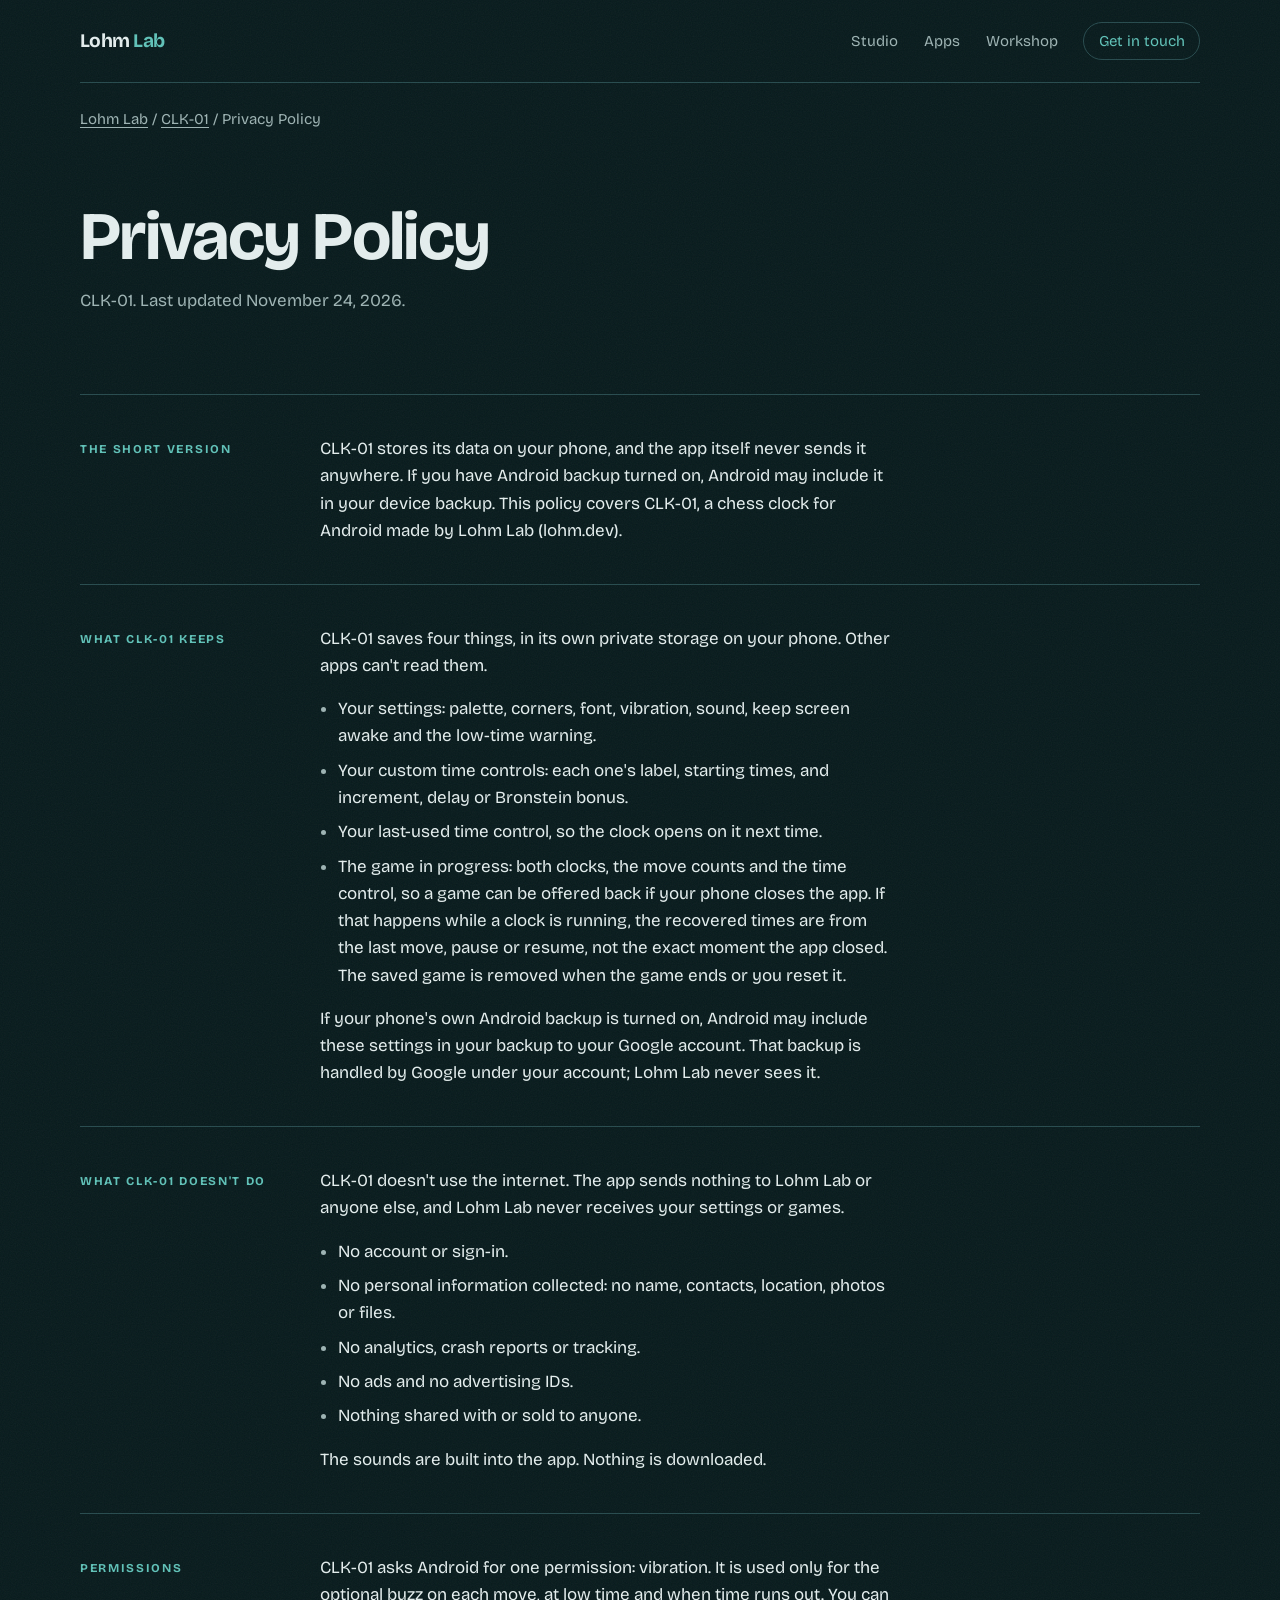
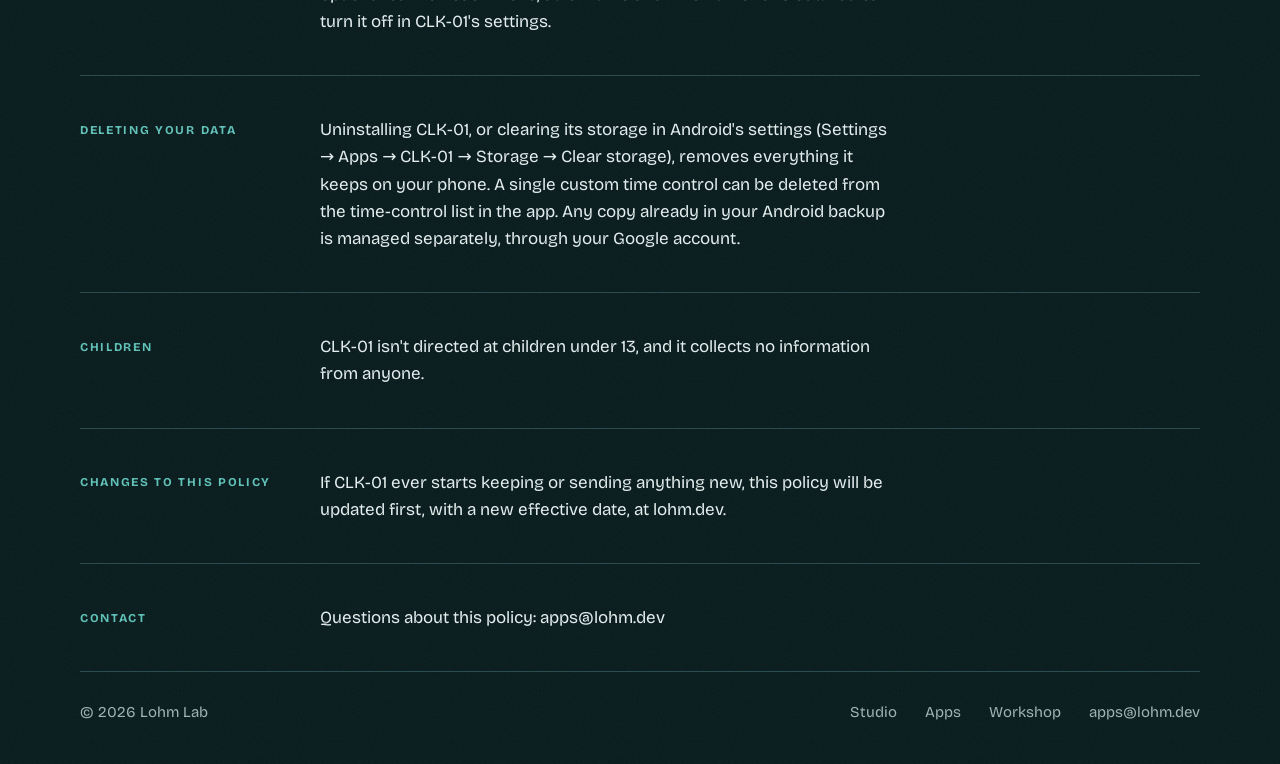
<file: clk-01/privacy/index.html>
<!doctype html>
<html lang="en">
<head>
<meta charset="utf-8">
<meta name="viewport" content="width=device-width, initial-scale=1">
<title>CLK-01 Privacy Policy | Lohm Lab</title>
<meta name="description" content="The Privacy Policy for CLK-01, a chess clock for Android, by Lohm Lab.">
<link rel="canonical" href="https://lohm.dev/clk-01/privacy/">
<meta name="theme-color" content="#071A1C">
<meta property="og:site_name" content="Lohm Lab">
<meta property="og:type" content="website">
<meta property="og:title" content="CLK-01 Privacy Policy | Lohm Lab">
<meta property="og:description" content="The Privacy Policy for CLK-01, a chess clock for Android, by Lohm Lab.">
<meta property="og:url" content="https://lohm.dev/clk-01/privacy/">
<meta property="og:image" content="https://lohm.dev/assets/og.png">
<meta property="og:image:width" content="1200">
<meta property="og:image:height" content="630">
<meta property="og:image:alt" content="Lohm Lab. Ideas into instruments.">
<meta name="twitter:card" content="summary_large_image">
<link rel="icon" href="/favicon.ico" sizes="32x32">
<link rel="icon" href="/favicon.svg" type="image/svg+xml">
<link rel="apple-touch-icon" href="/apple-touch-icon.png">
<link rel="preload" href="/assets/fonts/bricolage-grotesque-latin.woff2" as="font" type="font/woff2" crossorigin>
<link rel="stylesheet" href="/assets/site.css">
<link rel="stylesheet" href="/legal.css">
</head>
<body class="plain">
<a class="skip" href="#main">Skip to content</a>
<header class="wrap masthead">
  <a class="masthead-name" href="/">Lohm <span>Lab</span></a>
  <nav aria-label="Main">
    <a href="/#studio">Studio</a>
    <a href="/#work">Apps</a>
    <a href="/#workshop">Workshop</a>
    <a class="pill" href="mailto:apps@lohm.dev">Get in touch</a>
  </nav>
</header>
<main id="main" class="wrap legal-page">
<p class="crumb"><a href="/">Lohm Lab</a> / <a href="/clk-01/">CLK-01</a> / Privacy Policy</p>
<h1>Privacy Policy</h1>
<p class="note">CLK-01. Last updated November 24, 2026.</p>
<section>
<h2>THE SHORT VERSION</h2>
<p>CLK-01 stores its data on your phone, and the app itself never sends it anywhere. If you have Android backup turned on, Android may include it in your device backup. This policy covers CLK-01, a chess clock for Android made by Lohm Lab (lohm.dev).</p>
</section>
<section>
<h2>WHAT CLK-01 KEEPS</h2>
<p>CLK-01 saves four things, in its own private storage on your phone. Other apps can&#39;t read them.</p>
<ul>
<li>Your settings: palette, corners, font, vibration, sound, keep screen awake and the low-time warning.</li>
<li>Your custom time controls: each one&#39;s label, starting times, and increment, delay or Bronstein bonus.</li>
<li>Your last-used time control, so the clock opens on it next time.</li>
<li>The game in progress: both clocks, the move counts and the time control, so a game can be offered back if your phone closes the app. If that happens while a clock is running, the recovered times are from the last move, pause or resume, not the exact moment the app closed. The saved game is removed when the game ends or you reset it.</li>
</ul>
<p>If your phone&#39;s own Android backup is turned on, Android may include these settings in your backup to your Google account. That backup is handled by Google under your account; Lohm Lab never sees it.</p>
</section>
<section>
<h2>WHAT CLK-01 DOESN&#39;T DO</h2>
<p>CLK-01 doesn&#39;t use the internet. The app sends nothing to Lohm Lab or anyone else, and Lohm Lab never receives your settings or games.</p>
<ul>
<li>No account or sign-in.</li>
<li>No personal information collected: no name, contacts, location, photos or files.</li>
<li>No analytics, crash reports or tracking.</li>
<li>No ads and no advertising IDs.</li>
<li>Nothing shared with or sold to anyone.</li>
</ul>
<p>The sounds are built into the app. Nothing is downloaded.</p>
</section>
<section>
<h2>PERMISSIONS</h2>
<p>CLK-01 asks Android for one permission: vibration. It is used only for the optional buzz on each move, at low time and when time runs out. You can turn it off in CLK-01&#39;s settings.</p>
</section>
<section>
<h2>DELETING YOUR DATA</h2>
<p>Uninstalling CLK-01, or clearing its storage in Android&#39;s settings (Settings → Apps → CLK-01 → Storage → Clear storage), removes everything it keeps on your phone. A single custom time control can be deleted from the time-control list in the app. Any copy already in your Android backup is managed separately, through your Google account.</p>
</section>
<section>
<h2>CHILDREN</h2>
<p>CLK-01 isn&#39;t directed at children under 13, and it collects no information from anyone.</p>
</section>
<section>
<h2>CHANGES TO THIS POLICY</h2>
<p>If CLK-01 ever starts keeping or sending anything new, this policy will be updated first, with a new effective date, at lohm.dev.</p>
</section>
<section>
<h2>CONTACT</h2>
<p>Questions about this policy: apps@lohm.dev</p>
</section>

</main>
<footer class="wrap colophon">
  <span>&copy; 2026 Lohm Lab</span>
  <nav aria-label="Footer">
    <a href="/#studio">Studio</a>
    <a href="/#work">Apps</a>
    <a href="/#workshop">Workshop</a>
    <a href="mailto:apps@lohm.dev">apps@lohm.dev</a>
  </nav>
</footer>
</body>
</html>
</file>
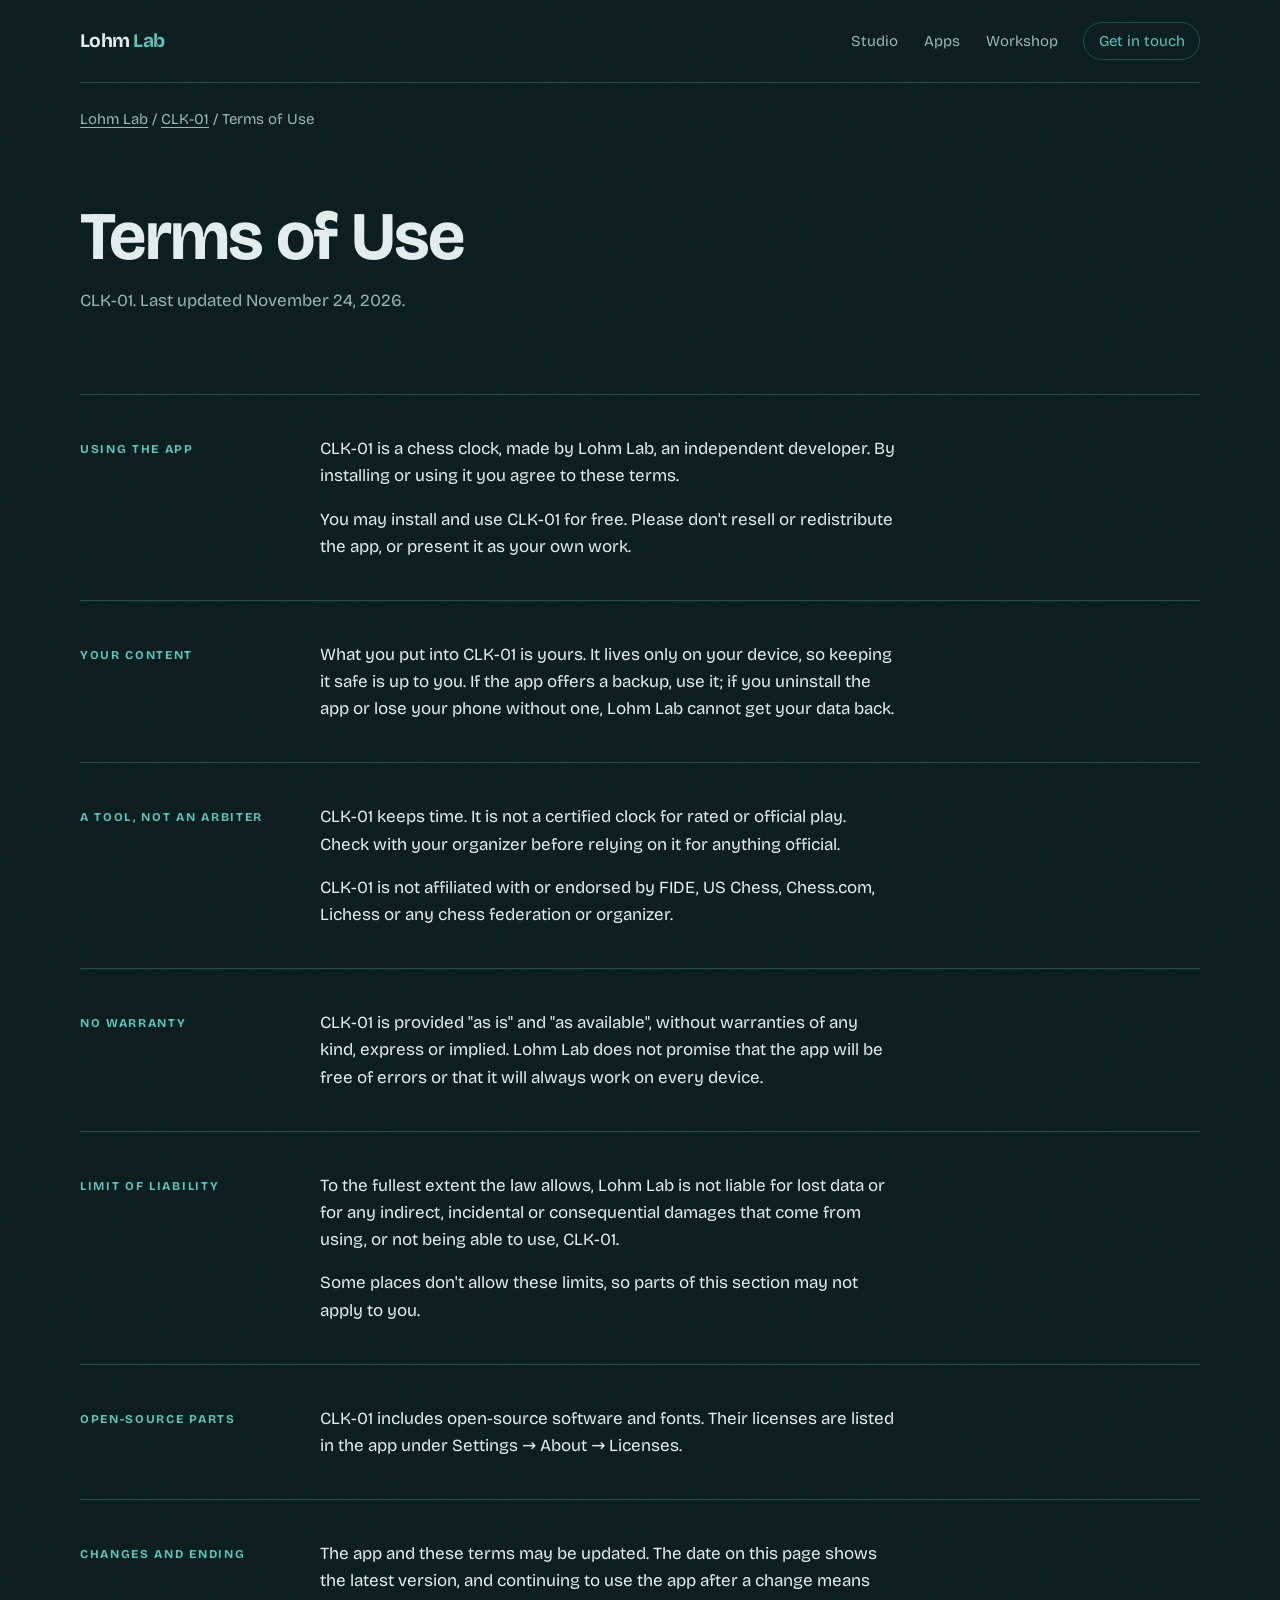
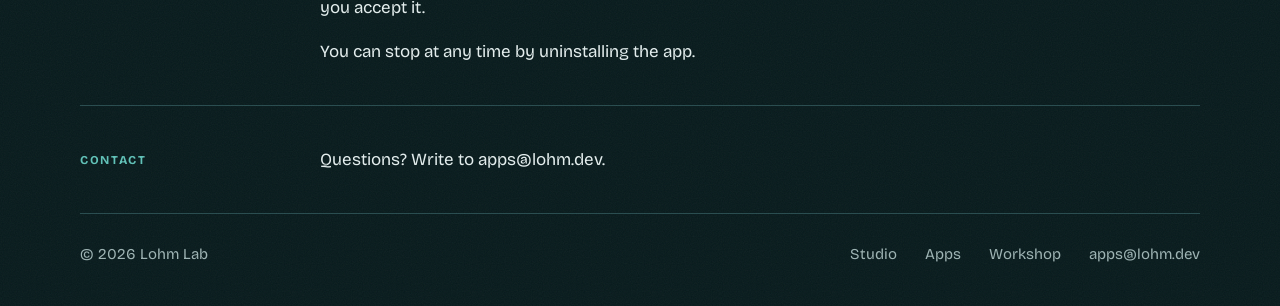
<file: clk-01/terms/index.html>
<!doctype html>
<html lang="en">
<head>
<meta charset="utf-8">
<meta name="viewport" content="width=device-width, initial-scale=1">
<title>CLK-01 Terms of Use | Lohm Lab</title>
<meta name="description" content="The Terms of Use for CLK-01, a chess clock for Android, by Lohm Lab.">
<link rel="canonical" href="https://lohm.dev/clk-01/terms/">
<meta name="theme-color" content="#071A1C">
<meta property="og:site_name" content="Lohm Lab">
<meta property="og:type" content="website">
<meta property="og:title" content="CLK-01 Terms of Use | Lohm Lab">
<meta property="og:description" content="The Terms of Use for CLK-01, a chess clock for Android, by Lohm Lab.">
<meta property="og:url" content="https://lohm.dev/clk-01/terms/">
<meta property="og:image" content="https://lohm.dev/assets/og.png">
<meta property="og:image:width" content="1200">
<meta property="og:image:height" content="630">
<meta property="og:image:alt" content="Lohm Lab. Ideas into instruments.">
<meta name="twitter:card" content="summary_large_image">
<link rel="icon" href="/favicon.ico" sizes="32x32">
<link rel="icon" href="/favicon.svg" type="image/svg+xml">
<link rel="apple-touch-icon" href="/apple-touch-icon.png">
<link rel="preload" href="/assets/fonts/bricolage-grotesque-latin.woff2" as="font" type="font/woff2" crossorigin>
<link rel="stylesheet" href="/assets/site.css">
<link rel="stylesheet" href="/legal.css">
</head>
<body class="plain">
<a class="skip" href="#main">Skip to content</a>
<header class="wrap masthead">
  <a class="masthead-name" href="/">Lohm <span>Lab</span></a>
  <nav aria-label="Main">
    <a href="/#studio">Studio</a>
    <a href="/#work">Apps</a>
    <a href="/#workshop">Workshop</a>
    <a class="pill" href="mailto:apps@lohm.dev">Get in touch</a>
  </nav>
</header>
<main id="main" class="wrap legal-page">
<p class="crumb"><a href="/">Lohm Lab</a> / <a href="/clk-01/">CLK-01</a> / Terms of Use</p>
<h1>Terms of Use</h1>
<p class="note">CLK-01. Last updated November 24, 2026.</p>
<section>
<h2>USING THE APP</h2>
<p>CLK-01 is a chess clock, made by Lohm Lab, an independent developer. By installing or using it you agree to these terms.</p>
<p>You may install and use CLK-01 for free. Please don&#39;t resell or redistribute the app, or present it as your own work.</p>
</section>
<section>
<h2>YOUR CONTENT</h2>
<p>What you put into CLK-01 is yours. It lives only on your device, so keeping it safe is up to you. If the app offers a backup, use it; if you uninstall the app or lose your phone without one, Lohm Lab cannot get your data back.</p>
</section>
<section>
<h2>A TOOL, NOT AN ARBITER</h2>
<p>CLK-01 keeps time. It is not a certified clock for rated or official play. Check with your organizer before relying on it for anything official.</p>
<p>CLK-01 is not affiliated with or endorsed by FIDE, US Chess, Chess.com, Lichess or any chess federation or organizer.</p>
</section>
<section>
<h2>NO WARRANTY</h2>
<p>CLK-01 is provided &quot;as is&quot; and &quot;as available&quot;, without warranties of any kind, express or implied. Lohm Lab does not promise that the app will be free of errors or that it will always work on every device.</p>
</section>
<section>
<h2>LIMIT OF LIABILITY</h2>
<p>To the fullest extent the law allows, Lohm Lab is not liable for lost data or for any indirect, incidental or consequential damages that come from using, or not being able to use, CLK-01.</p>
<p>Some places don&#39;t allow these limits, so parts of this section may not apply to you.</p>
</section>
<section>
<h2>OPEN-SOURCE PARTS</h2>
<p>CLK-01 includes open-source software and fonts. Their licenses are listed in the app under Settings → About → Licenses.</p>
</section>
<section>
<h2>CHANGES AND ENDING</h2>
<p>The app and these terms may be updated. The date on this page shows the latest version, and continuing to use the app after a change means you accept it.</p>
<p>You can stop at any time by uninstalling the app.</p>
</section>
<section>
<h2>CONTACT</h2>
<p>Questions? Write to apps@lohm.dev.</p>
</section>

</main>
<footer class="wrap colophon">
  <span>&copy; 2026 Lohm Lab</span>
  <nav aria-label="Footer">
    <a href="/#studio">Studio</a>
    <a href="/#work">Apps</a>
    <a href="/#workshop">Workshop</a>
    <a href="mailto:apps@lohm.dev">apps@lohm.dev</a>
  </nav>
</footer>
</body>
</html>
</file>
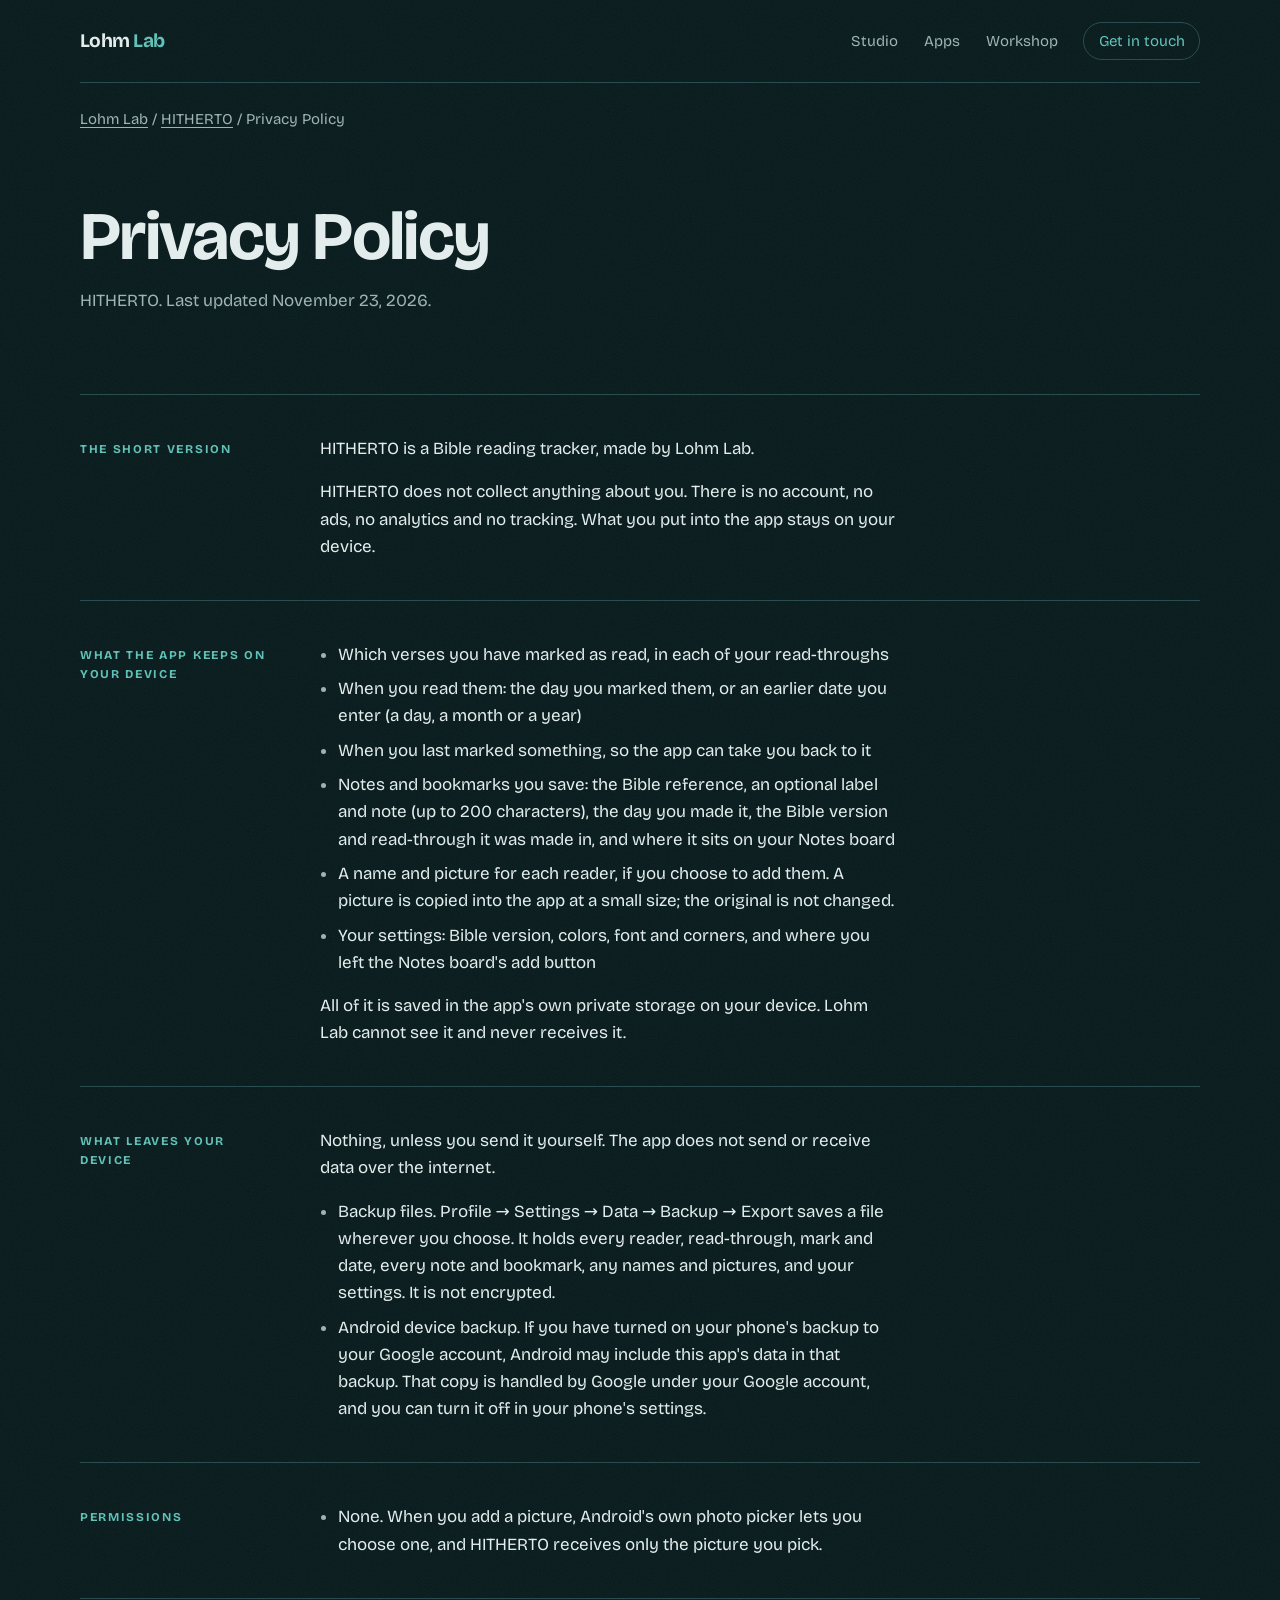
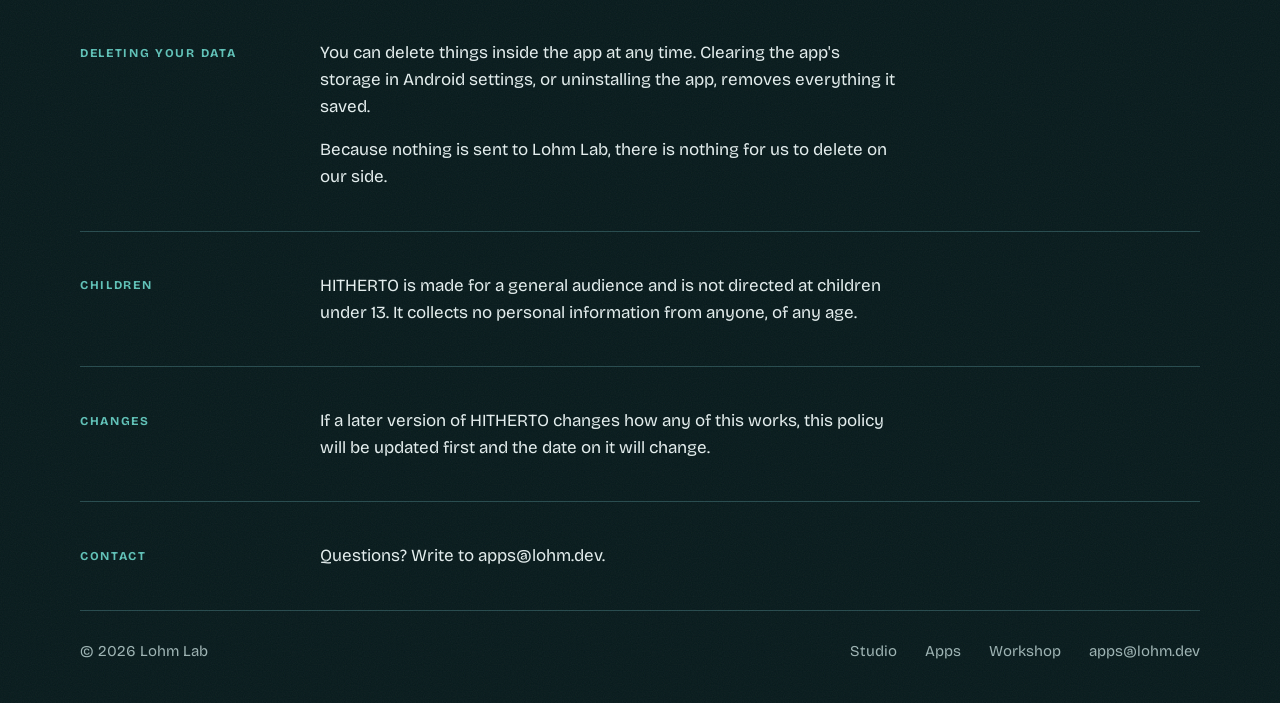
<file: hitherto/privacy/index.html>
<!doctype html>
<html lang="en">
<head>
<meta charset="utf-8">
<meta name="viewport" content="width=device-width, initial-scale=1">
<title>HITHERTO Privacy Policy | Lohm Lab</title>
<meta name="description" content="The Privacy Policy for HITHERTO, a Bible reading tracker, by Lohm Lab.">
<link rel="canonical" href="https://lohm.dev/hitherto/privacy/">
<meta name="theme-color" content="#071A1C">
<meta property="og:site_name" content="Lohm Lab">
<meta property="og:type" content="website">
<meta property="og:title" content="HITHERTO Privacy Policy | Lohm Lab">
<meta property="og:description" content="The Privacy Policy for HITHERTO, a Bible reading tracker, by Lohm Lab.">
<meta property="og:url" content="https://lohm.dev/hitherto/privacy/">
<meta property="og:image" content="https://lohm.dev/assets/og.png">
<meta property="og:image:width" content="1200">
<meta property="og:image:height" content="630">
<meta property="og:image:alt" content="Lohm Lab. Ideas into instruments.">
<meta name="twitter:card" content="summary_large_image">
<link rel="icon" href="/favicon.ico" sizes="32x32">
<link rel="icon" href="/favicon.svg" type="image/svg+xml">
<link rel="apple-touch-icon" href="/apple-touch-icon.png">
<link rel="preload" href="/assets/fonts/bricolage-grotesque-latin.woff2" as="font" type="font/woff2" crossorigin>
<link rel="stylesheet" href="/assets/site.css">
<link rel="stylesheet" href="/legal.css">
</head>
<body class="plain">
<a class="skip" href="#main">Skip to content</a>
<header class="wrap masthead">
  <a class="masthead-name" href="/">Lohm <span>Lab</span></a>
  <nav aria-label="Main">
    <a href="/#studio">Studio</a>
    <a href="/#work">Apps</a>
    <a href="/#workshop">Workshop</a>
    <a class="pill" href="mailto:apps@lohm.dev">Get in touch</a>
  </nav>
</header>
<main id="main" class="wrap legal-page">
<p class="crumb"><a href="/">Lohm Lab</a> / <a href="/hitherto/">HITHERTO</a> / Privacy Policy</p>
<h1>Privacy Policy</h1>
<p class="note">HITHERTO. Last updated November 23, 2026.</p>
<section>
<h2>THE SHORT VERSION</h2>
<p>HITHERTO is a Bible reading tracker, made by Lohm Lab.</p>
<p>HITHERTO does not collect anything about you. There is no account, no ads, no analytics and no tracking. What you put into the app stays on your device.</p>
</section>
<section>
<h2>WHAT THE APP KEEPS ON YOUR DEVICE</h2>
<ul>
<li>Which verses you have marked as read, in each of your read-throughs</li>
<li>When you read them: the day you marked them, or an earlier date you enter (a day, a month or a year)</li>
<li>When you last marked something, so the app can take you back to it</li>
<li>Notes and bookmarks you save: the Bible reference, an optional label and note (up to 200 characters), the day you made it, the Bible version and read-through it was made in, and where it sits on your Notes board</li>
<li>A name and picture for each reader, if you choose to add them. A picture is copied into the app at a small size; the original is not changed.</li>
<li>Your settings: Bible version, colors, font and corners, and where you left the Notes board&#39;s add button</li>
</ul>
<p>All of it is saved in the app&#39;s own private storage on your device. Lohm Lab cannot see it and never receives it.</p>
</section>
<section>
<h2>WHAT LEAVES YOUR DEVICE</h2>
<p>Nothing, unless you send it yourself. The app does not send or receive data over the internet.</p>
<ul>
<li>Backup files. Profile → Settings → Data → Backup → Export saves a file wherever you choose. It holds every reader, read-through, mark and date, every note and bookmark, any names and pictures, and your settings. It is not encrypted.</li>
<li>Android device backup. If you have turned on your phone&#39;s backup to your Google account, Android may include this app&#39;s data in that backup. That copy is handled by Google under your Google account, and you can turn it off in your phone&#39;s settings.</li>
</ul>
</section>
<section>
<h2>PERMISSIONS</h2>
<ul>
<li>None. When you add a picture, Android&#39;s own photo picker lets you choose one, and HITHERTO receives only the picture you pick.</li>
</ul>
</section>
<section>
<h2>DELETING YOUR DATA</h2>
<p>You can delete things inside the app at any time. Clearing the app&#39;s storage in Android settings, or uninstalling the app, removes everything it saved.</p>
<p>Because nothing is sent to Lohm Lab, there is nothing for us to delete on our side.</p>
</section>
<section>
<h2>CHILDREN</h2>
<p>HITHERTO is made for a general audience and is not directed at children under 13. It collects no personal information from anyone, of any age.</p>
</section>
<section>
<h2>CHANGES</h2>
<p>If a later version of HITHERTO changes how any of this works, this policy will be updated first and the date on it will change.</p>
</section>
<section>
<h2>CONTACT</h2>
<p>Questions? Write to apps@lohm.dev.</p>
</section>

</main>
<footer class="wrap colophon">
  <span>&copy; 2026 Lohm Lab</span>
  <nav aria-label="Footer">
    <a href="/#studio">Studio</a>
    <a href="/#work">Apps</a>
    <a href="/#workshop">Workshop</a>
    <a href="mailto:apps@lohm.dev">apps@lohm.dev</a>
  </nav>
</footer>
</body>
</html>
</file>
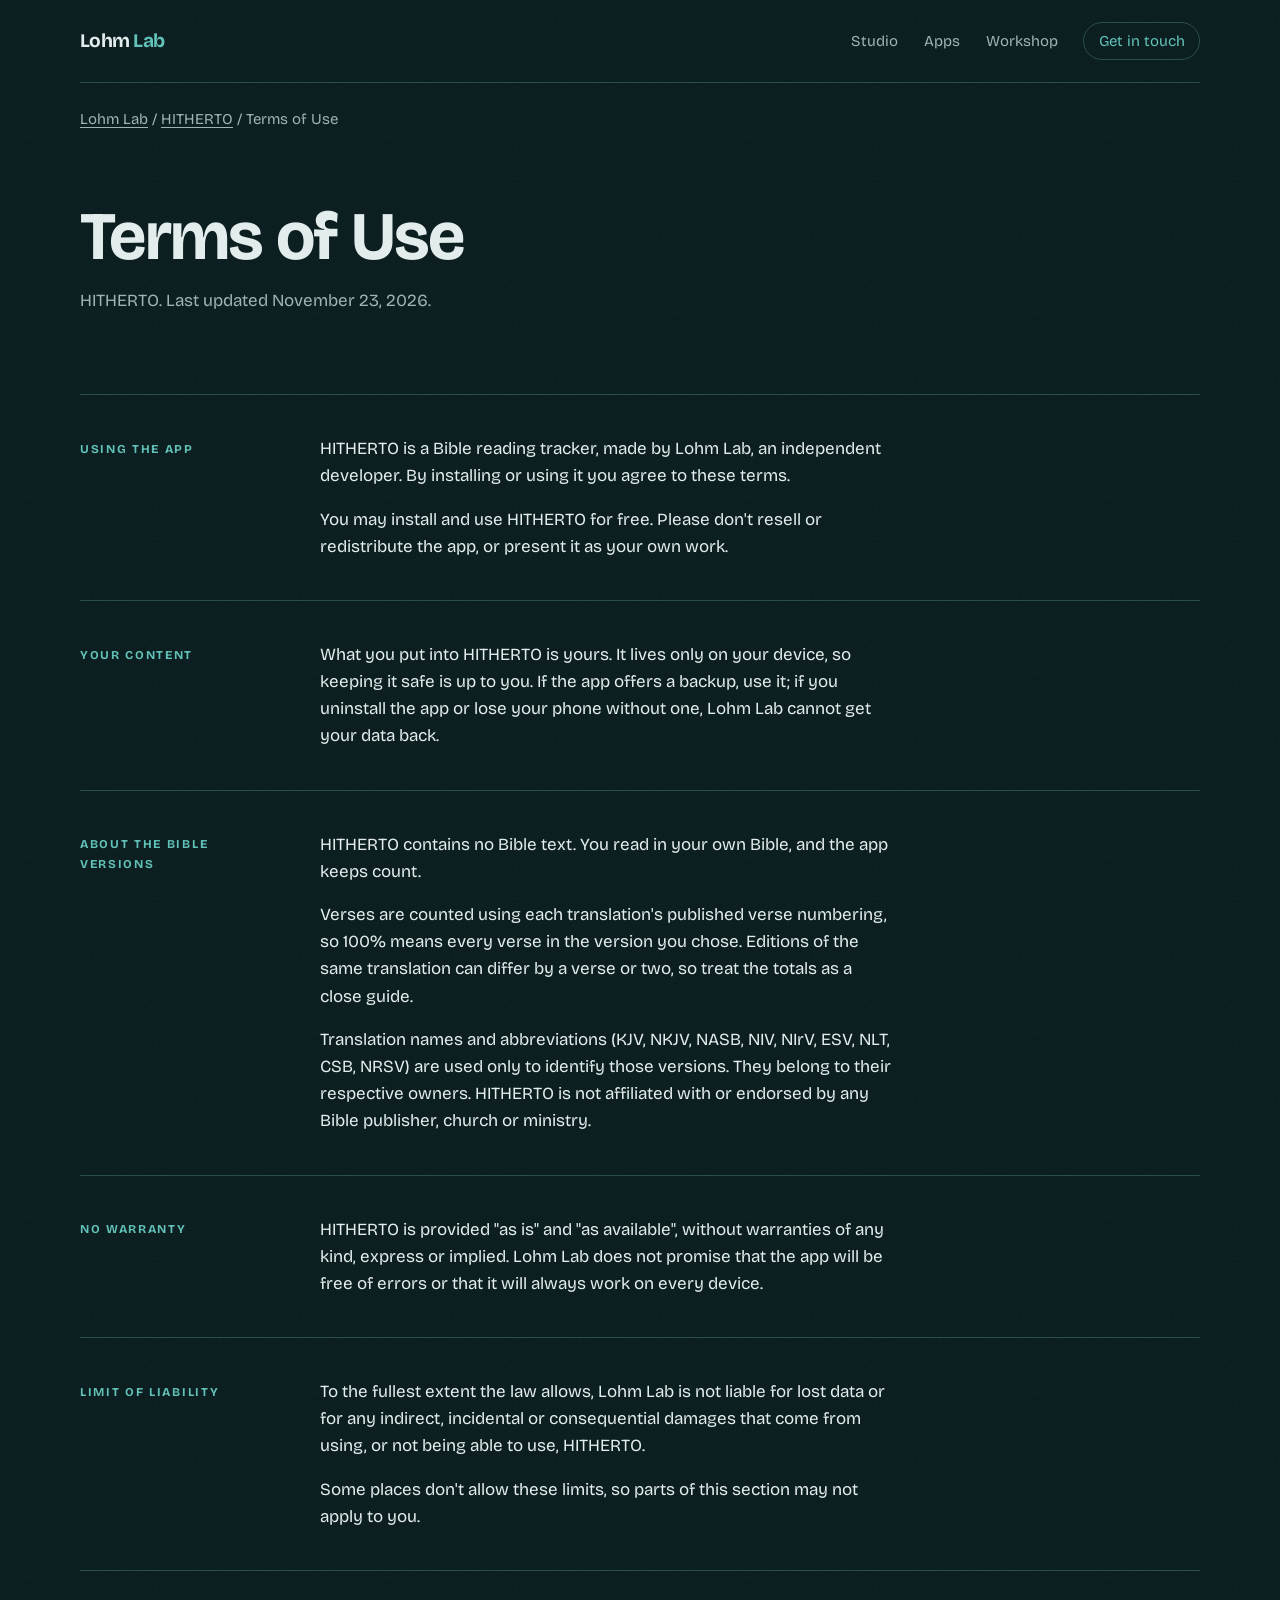
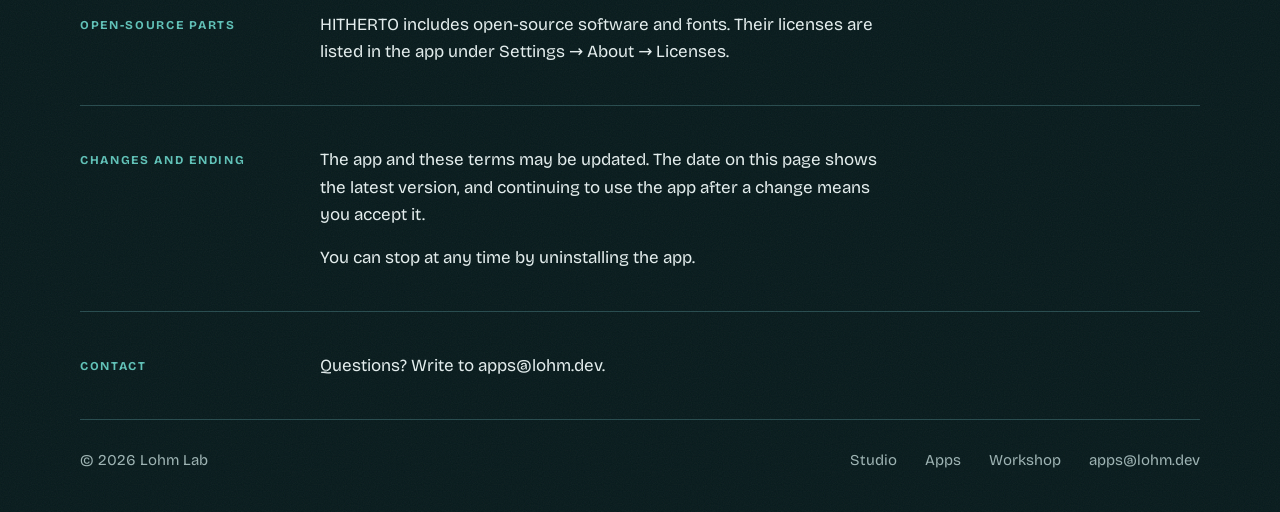
<file: hitherto/terms/index.html>
<!doctype html>
<html lang="en">
<head>
<meta charset="utf-8">
<meta name="viewport" content="width=device-width, initial-scale=1">
<title>HITHERTO Terms of Use | Lohm Lab</title>
<meta name="description" content="The Terms of Use for HITHERTO, a Bible reading tracker, by Lohm Lab.">
<link rel="canonical" href="https://lohm.dev/hitherto/terms/">
<meta name="theme-color" content="#071A1C">
<meta property="og:site_name" content="Lohm Lab">
<meta property="og:type" content="website">
<meta property="og:title" content="HITHERTO Terms of Use | Lohm Lab">
<meta property="og:description" content="The Terms of Use for HITHERTO, a Bible reading tracker, by Lohm Lab.">
<meta property="og:url" content="https://lohm.dev/hitherto/terms/">
<meta property="og:image" content="https://lohm.dev/assets/og.png">
<meta property="og:image:width" content="1200">
<meta property="og:image:height" content="630">
<meta property="og:image:alt" content="Lohm Lab. Ideas into instruments.">
<meta name="twitter:card" content="summary_large_image">
<link rel="icon" href="/favicon.ico" sizes="32x32">
<link rel="icon" href="/favicon.svg" type="image/svg+xml">
<link rel="apple-touch-icon" href="/apple-touch-icon.png">
<link rel="preload" href="/assets/fonts/bricolage-grotesque-latin.woff2" as="font" type="font/woff2" crossorigin>
<link rel="stylesheet" href="/assets/site.css">
<link rel="stylesheet" href="/legal.css">
</head>
<body class="plain">
<a class="skip" href="#main">Skip to content</a>
<header class="wrap masthead">
  <a class="masthead-name" href="/">Lohm <span>Lab</span></a>
  <nav aria-label="Main">
    <a href="/#studio">Studio</a>
    <a href="/#work">Apps</a>
    <a href="/#workshop">Workshop</a>
    <a class="pill" href="mailto:apps@lohm.dev">Get in touch</a>
  </nav>
</header>
<main id="main" class="wrap legal-page">
<p class="crumb"><a href="/">Lohm Lab</a> / <a href="/hitherto/">HITHERTO</a> / Terms of Use</p>
<h1>Terms of Use</h1>
<p class="note">HITHERTO. Last updated November 23, 2026.</p>
<section>
<h2>USING THE APP</h2>
<p>HITHERTO is a Bible reading tracker, made by Lohm Lab, an independent developer. By installing or using it you agree to these terms.</p>
<p>You may install and use HITHERTO for free. Please don&#39;t resell or redistribute the app, or present it as your own work.</p>
</section>
<section>
<h2>YOUR CONTENT</h2>
<p>What you put into HITHERTO is yours. It lives only on your device, so keeping it safe is up to you. If the app offers a backup, use it; if you uninstall the app or lose your phone without one, Lohm Lab cannot get your data back.</p>
</section>
<section>
<h2>ABOUT THE BIBLE VERSIONS</h2>
<p>HITHERTO contains no Bible text. You read in your own Bible, and the app keeps count.</p>
<p>Verses are counted using each translation&#39;s published verse numbering, so 100% means every verse in the version you chose. Editions of the same translation can differ by a verse or two, so treat the totals as a close guide.</p>
<p>Translation names and abbreviations (KJV, NKJV, NASB, NIV, NIrV, ESV, NLT, CSB, NRSV) are used only to identify those versions. They belong to their respective owners. HITHERTO is not affiliated with or endorsed by any Bible publisher, church or ministry.</p>
</section>
<section>
<h2>NO WARRANTY</h2>
<p>HITHERTO is provided &quot;as is&quot; and &quot;as available&quot;, without warranties of any kind, express or implied. Lohm Lab does not promise that the app will be free of errors or that it will always work on every device.</p>
</section>
<section>
<h2>LIMIT OF LIABILITY</h2>
<p>To the fullest extent the law allows, Lohm Lab is not liable for lost data or for any indirect, incidental or consequential damages that come from using, or not being able to use, HITHERTO.</p>
<p>Some places don&#39;t allow these limits, so parts of this section may not apply to you.</p>
</section>
<section>
<h2>OPEN-SOURCE PARTS</h2>
<p>HITHERTO includes open-source software and fonts. Their licenses are listed in the app under Settings → About → Licenses.</p>
</section>
<section>
<h2>CHANGES AND ENDING</h2>
<p>The app and these terms may be updated. The date on this page shows the latest version, and continuing to use the app after a change means you accept it.</p>
<p>You can stop at any time by uninstalling the app.</p>
</section>
<section>
<h2>CONTACT</h2>
<p>Questions? Write to apps@lohm.dev.</p>
</section>

</main>
<footer class="wrap colophon">
  <span>&copy; 2026 Lohm Lab</span>
  <nav aria-label="Footer">
    <a href="/#studio">Studio</a>
    <a href="/#work">Apps</a>
    <a href="/#workshop">Workshop</a>
    <a href="mailto:apps@lohm.dev">apps@lohm.dev</a>
  </nav>
</footer>
</body>
</html>
</file>
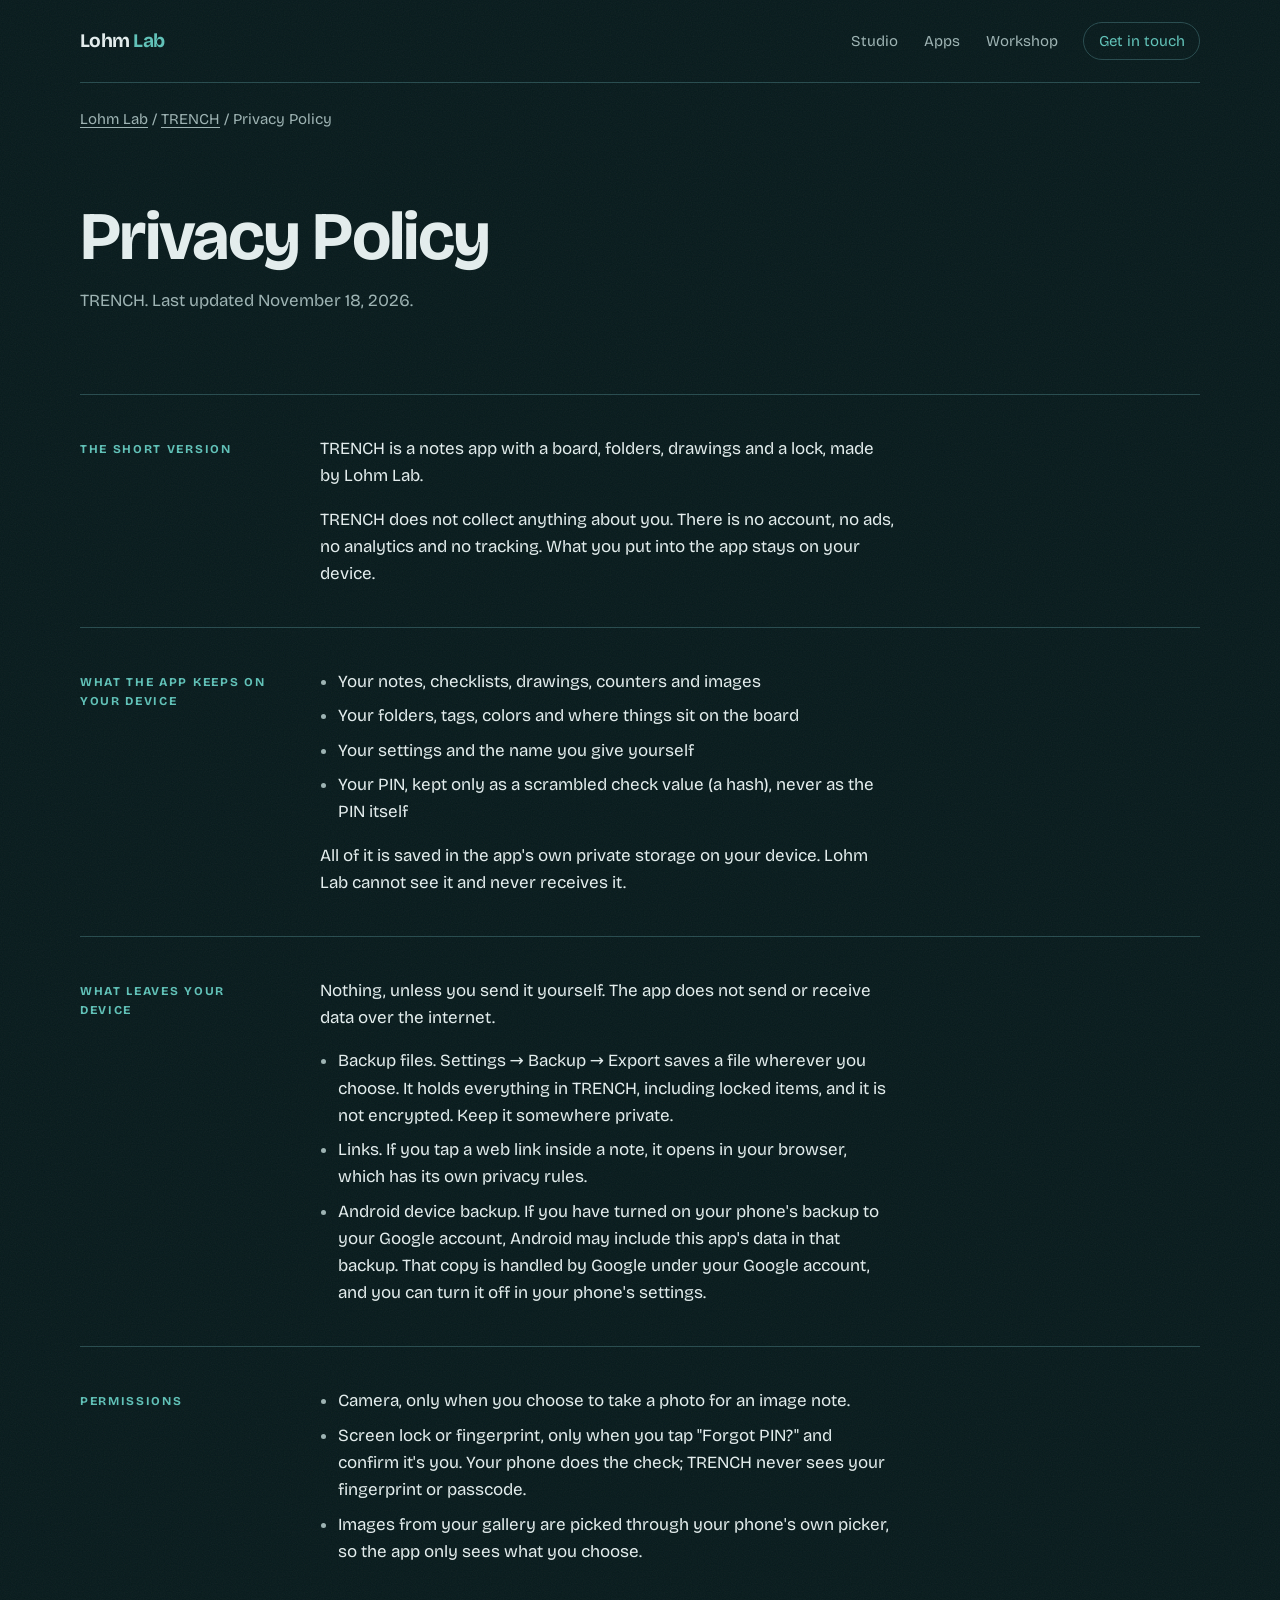
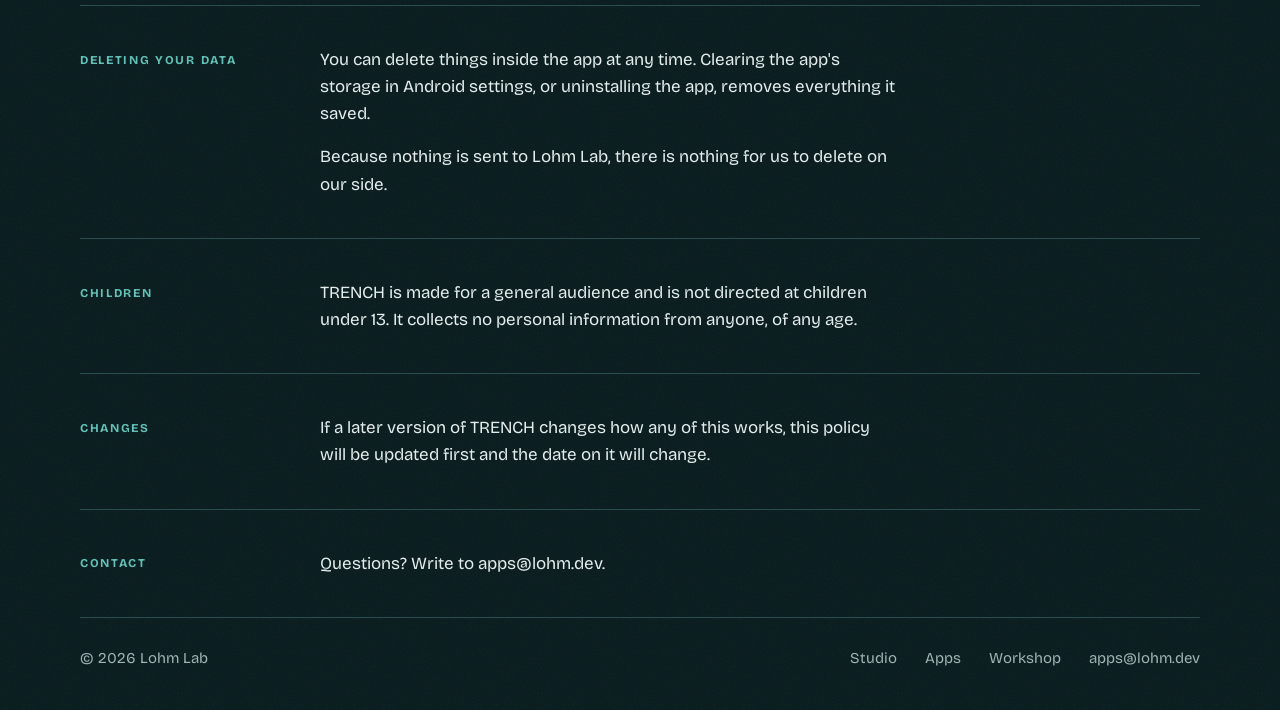
<file: trench/privacy/index.html>
<!doctype html>
<html lang="en">
<head>
<meta charset="utf-8">
<meta name="viewport" content="width=device-width, initial-scale=1">
<title>TRENCH Privacy Policy | Lohm Lab</title>
<meta name="description" content="The Privacy Policy for TRENCH, a notes app with a board, folders, drawings and a lock, by Lohm Lab.">
<link rel="canonical" href="https://lohm.dev/trench/privacy/">
<meta name="theme-color" content="#071A1C">
<meta property="og:site_name" content="Lohm Lab">
<meta property="og:type" content="website">
<meta property="og:title" content="TRENCH Privacy Policy | Lohm Lab">
<meta property="og:description" content="The Privacy Policy for TRENCH, a notes app with a board, folders, drawings and a lock, by Lohm Lab.">
<meta property="og:url" content="https://lohm.dev/trench/privacy/">
<meta property="og:image" content="https://lohm.dev/assets/og.png">
<meta property="og:image:width" content="1200">
<meta property="og:image:height" content="630">
<meta property="og:image:alt" content="Lohm Lab. Ideas into instruments.">
<meta name="twitter:card" content="summary_large_image">
<link rel="icon" href="/favicon.ico" sizes="32x32">
<link rel="icon" href="/favicon.svg" type="image/svg+xml">
<link rel="apple-touch-icon" href="/apple-touch-icon.png">
<link rel="preload" href="/assets/fonts/bricolage-grotesque-latin.woff2" as="font" type="font/woff2" crossorigin>
<link rel="stylesheet" href="/assets/site.css">
<link rel="stylesheet" href="/legal.css">
</head>
<body class="plain">
<a class="skip" href="#main">Skip to content</a>
<header class="wrap masthead">
  <a class="masthead-name" href="/">Lohm <span>Lab</span></a>
  <nav aria-label="Main">
    <a href="/#studio">Studio</a>
    <a href="/#work">Apps</a>
    <a href="/#workshop">Workshop</a>
    <a class="pill" href="mailto:apps@lohm.dev">Get in touch</a>
  </nav>
</header>
<main id="main" class="wrap legal-page">
<p class="crumb"><a href="/">Lohm Lab</a> / <a href="/trench/">TRENCH</a> / Privacy Policy</p>
<h1>Privacy Policy</h1>
<p class="note">TRENCH. Last updated November 18, 2026.</p>
<section>
<h2>THE SHORT VERSION</h2>
<p>TRENCH is a notes app with a board, folders, drawings and a lock, made by Lohm Lab.</p>
<p>TRENCH does not collect anything about you. There is no account, no ads, no analytics and no tracking. What you put into the app stays on your device.</p>
</section>
<section>
<h2>WHAT THE APP KEEPS ON YOUR DEVICE</h2>
<ul>
<li>Your notes, checklists, drawings, counters and images</li>
<li>Your folders, tags, colors and where things sit on the board</li>
<li>Your settings and the name you give yourself</li>
<li>Your PIN, kept only as a scrambled check value (a hash), never as the PIN itself</li>
</ul>
<p>All of it is saved in the app&#39;s own private storage on your device. Lohm Lab cannot see it and never receives it.</p>
</section>
<section>
<h2>WHAT LEAVES YOUR DEVICE</h2>
<p>Nothing, unless you send it yourself. The app does not send or receive data over the internet.</p>
<ul>
<li>Backup files. Settings → Backup → Export saves a file wherever you choose. It holds everything in TRENCH, including locked items, and it is not encrypted. Keep it somewhere private.</li>
<li>Links. If you tap a web link inside a note, it opens in your browser, which has its own privacy rules.</li>
<li>Android device backup. If you have turned on your phone&#39;s backup to your Google account, Android may include this app&#39;s data in that backup. That copy is handled by Google under your Google account, and you can turn it off in your phone&#39;s settings.</li>
</ul>
</section>
<section>
<h2>PERMISSIONS</h2>
<ul>
<li>Camera, only when you choose to take a photo for an image note.</li>
<li>Screen lock or fingerprint, only when you tap &quot;Forgot PIN?&quot; and confirm it&#39;s you. Your phone does the check; TRENCH never sees your fingerprint or passcode.</li>
<li>Images from your gallery are picked through your phone&#39;s own picker, so the app only sees what you choose.</li>
</ul>
</section>
<section>
<h2>DELETING YOUR DATA</h2>
<p>You can delete things inside the app at any time. Clearing the app&#39;s storage in Android settings, or uninstalling the app, removes everything it saved.</p>
<p>Because nothing is sent to Lohm Lab, there is nothing for us to delete on our side.</p>
</section>
<section>
<h2>CHILDREN</h2>
<p>TRENCH is made for a general audience and is not directed at children under 13. It collects no personal information from anyone, of any age.</p>
</section>
<section>
<h2>CHANGES</h2>
<p>If a later version of TRENCH changes how any of this works, this policy will be updated first and the date on it will change.</p>
</section>
<section>
<h2>CONTACT</h2>
<p>Questions? Write to apps@lohm.dev.</p>
</section>

</main>
<footer class="wrap colophon">
  <span>&copy; 2026 Lohm Lab</span>
  <nav aria-label="Footer">
    <a href="/#studio">Studio</a>
    <a href="/#work">Apps</a>
    <a href="/#workshop">Workshop</a>
    <a href="mailto:apps@lohm.dev">apps@lohm.dev</a>
  </nav>
</footer>
</body>
</html>
</file>
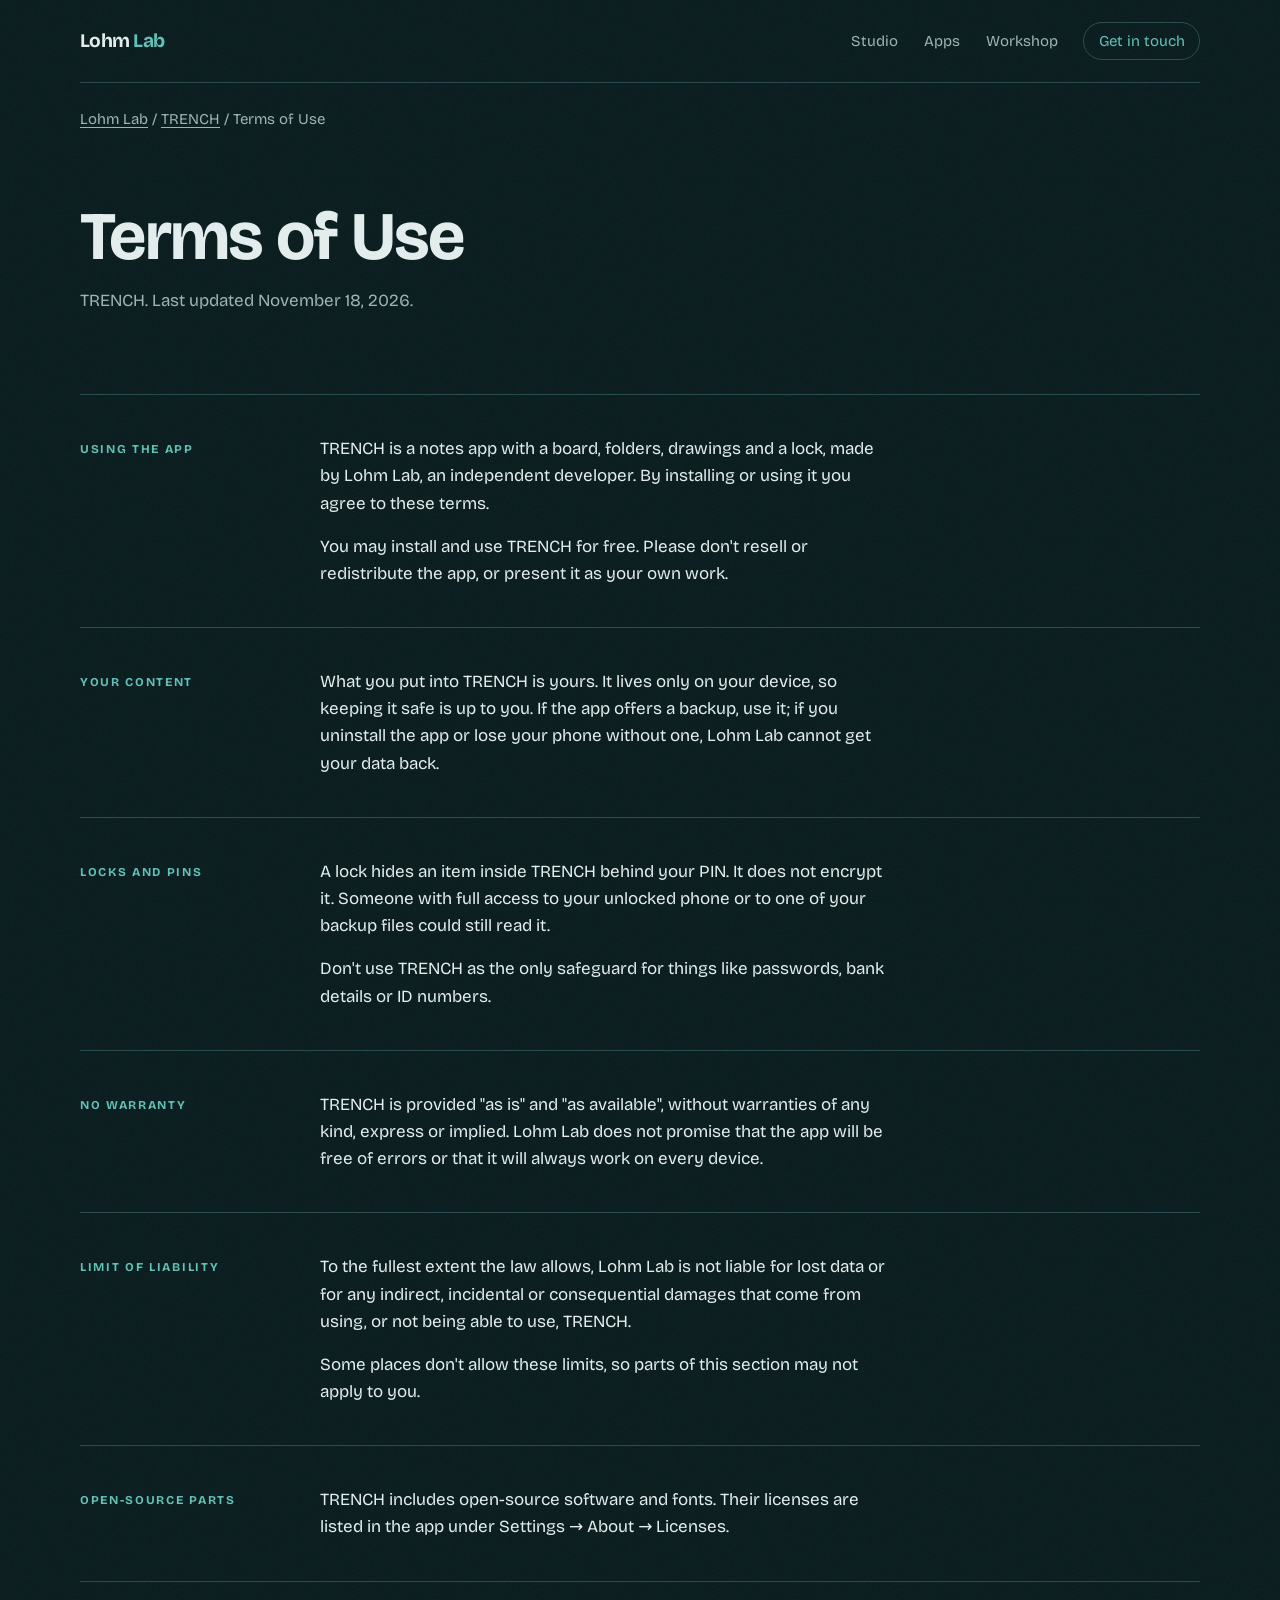
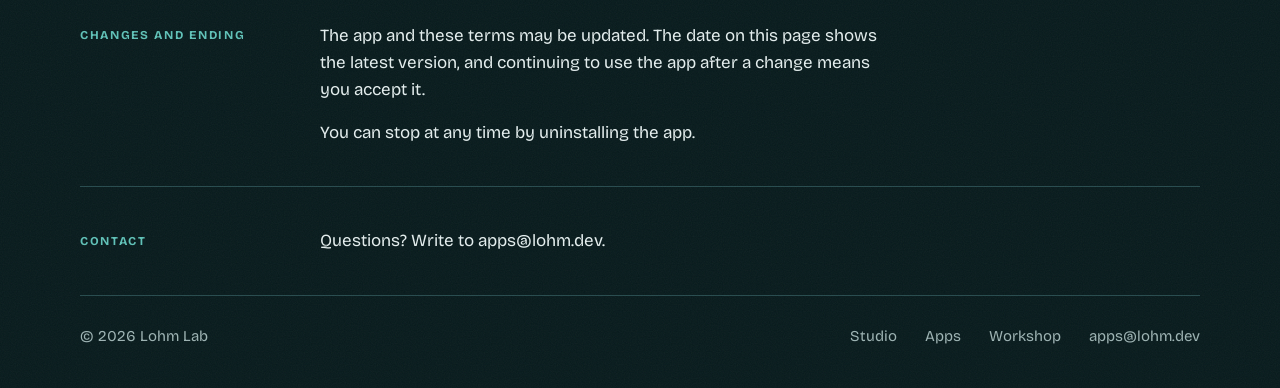
<file: trench/terms/index.html>
<!doctype html>
<html lang="en">
<head>
<meta charset="utf-8">
<meta name="viewport" content="width=device-width, initial-scale=1">
<title>TRENCH Terms of Use | Lohm Lab</title>
<meta name="description" content="The Terms of Use for TRENCH, a notes app with a board, folders, drawings and a lock, by Lohm Lab.">
<link rel="canonical" href="https://lohm.dev/trench/terms/">
<meta name="theme-color" content="#071A1C">
<meta property="og:site_name" content="Lohm Lab">
<meta property="og:type" content="website">
<meta property="og:title" content="TRENCH Terms of Use | Lohm Lab">
<meta property="og:description" content="The Terms of Use for TRENCH, a notes app with a board, folders, drawings and a lock, by Lohm Lab.">
<meta property="og:url" content="https://lohm.dev/trench/terms/">
<meta property="og:image" content="https://lohm.dev/assets/og.png">
<meta property="og:image:width" content="1200">
<meta property="og:image:height" content="630">
<meta property="og:image:alt" content="Lohm Lab. Ideas into instruments.">
<meta name="twitter:card" content="summary_large_image">
<link rel="icon" href="/favicon.ico" sizes="32x32">
<link rel="icon" href="/favicon.svg" type="image/svg+xml">
<link rel="apple-touch-icon" href="/apple-touch-icon.png">
<link rel="preload" href="/assets/fonts/bricolage-grotesque-latin.woff2" as="font" type="font/woff2" crossorigin>
<link rel="stylesheet" href="/assets/site.css">
<link rel="stylesheet" href="/legal.css">
</head>
<body class="plain">
<a class="skip" href="#main">Skip to content</a>
<header class="wrap masthead">
  <a class="masthead-name" href="/">Lohm <span>Lab</span></a>
  <nav aria-label="Main">
    <a href="/#studio">Studio</a>
    <a href="/#work">Apps</a>
    <a href="/#workshop">Workshop</a>
    <a class="pill" href="mailto:apps@lohm.dev">Get in touch</a>
  </nav>
</header>
<main id="main" class="wrap legal-page">
<p class="crumb"><a href="/">Lohm Lab</a> / <a href="/trench/">TRENCH</a> / Terms of Use</p>
<h1>Terms of Use</h1>
<p class="note">TRENCH. Last updated November 18, 2026.</p>
<section>
<h2>USING THE APP</h2>
<p>TRENCH is a notes app with a board, folders, drawings and a lock, made by Lohm Lab, an independent developer. By installing or using it you agree to these terms.</p>
<p>You may install and use TRENCH for free. Please don&#39;t resell or redistribute the app, or present it as your own work.</p>
</section>
<section>
<h2>YOUR CONTENT</h2>
<p>What you put into TRENCH is yours. It lives only on your device, so keeping it safe is up to you. If the app offers a backup, use it; if you uninstall the app or lose your phone without one, Lohm Lab cannot get your data back.</p>
</section>
<section>
<h2>LOCKS AND PINS</h2>
<p>A lock hides an item inside TRENCH behind your PIN. It does not encrypt it. Someone with full access to your unlocked phone or to one of your backup files could still read it.</p>
<p>Don&#39;t use TRENCH as the only safeguard for things like passwords, bank details or ID numbers.</p>
</section>
<section>
<h2>NO WARRANTY</h2>
<p>TRENCH is provided &quot;as is&quot; and &quot;as available&quot;, without warranties of any kind, express or implied. Lohm Lab does not promise that the app will be free of errors or that it will always work on every device.</p>
</section>
<section>
<h2>LIMIT OF LIABILITY</h2>
<p>To the fullest extent the law allows, Lohm Lab is not liable for lost data or for any indirect, incidental or consequential damages that come from using, or not being able to use, TRENCH.</p>
<p>Some places don&#39;t allow these limits, so parts of this section may not apply to you.</p>
</section>
<section>
<h2>OPEN-SOURCE PARTS</h2>
<p>TRENCH includes open-source software and fonts. Their licenses are listed in the app under Settings → About → Licenses.</p>
</section>
<section>
<h2>CHANGES AND ENDING</h2>
<p>The app and these terms may be updated. The date on this page shows the latest version, and continuing to use the app after a change means you accept it.</p>
<p>You can stop at any time by uninstalling the app.</p>
</section>
<section>
<h2>CONTACT</h2>
<p>Questions? Write to apps@lohm.dev.</p>
</section>

</main>
<footer class="wrap colophon">
  <span>&copy; 2026 Lohm Lab</span>
  <nav aria-label="Footer">
    <a href="/#studio">Studio</a>
    <a href="/#work">Apps</a>
    <a href="/#workshop">Workshop</a>
    <a href="mailto:apps@lohm.dev">apps@lohm.dev</a>
  </nav>
</footer>
</body>
</html>
</file>
<file: assets/site.css>
/* Lohm Lab — lohm.dev
   One stylesheet for every page. The legal pages add /legal.css on top.

   The homepage is the Lab: the studio's own Ink-well teal look. One section
   of it, the workshop, has dot-grid paper and handwritten notes.
   Each app page opens in that app's default colors and typeface, then
   settles back into Ink-well with the app's accent.

   Type: Bricolage Grotesque for the studio, Architects Daughter for the
   handwritten notes, and each app's own face on its own page.
   All are hosted in /assets/fonts with their licenses. */

@font-face {
  font-family: "Bricolage Grotesque";
  src: url("/assets/fonts/bricolage-grotesque-latin.woff2") format("woff2");
  font-weight: 200 800;
  font-style: normal;
  font-display: swap;
}

@font-face {
  font-family: "Architects Daughter";
  src: url("/assets/fonts/architects-daughter-latin.woff2") format("woff2");
  font-weight: 400;
  font-style: normal;
  font-display: swap;
}

@font-face {
  font-family: "Droid Sans Mono";
  src: url("/assets/fonts/droid-sans-mono-latin.woff2") format("woff2");
  font-weight: 400;
  font-display: swap;
}

@font-face {
  font-family: "Lora";
  src: url("/assets/fonts/lora-latin.woff2") format("woff2");
  font-weight: 400 700;
  font-display: swap;
}

@font-face {
  font-family: "Lexend";
  src: url("/assets/fonts/lexend-latin.woff2") format("woff2");
  font-weight: 100 900;
  font-display: swap;
}

:root {
  color-scheme: dark;

  /* Studio color: Ink-well */
  --bg: #071A1C;             /* ink-well: deep teal-black */
  --surface: #0E2427;        /* cards */
  --surface-2: #142F33;      /* raised detail */
  --line: #264A4D;           /* rules and borders */
  --ink: #E4EEEE;            /* text */
  --muted: #9DB3B3;          /* secondary text */
  --accent: #5FC2B8;         /* ink-well teal: the studio's color */
  --accent-strong: #8ADDD4;  /* hover */
  --amber: #D6AD70;          /* status and small marks only */

  /* Type */
  --font: "Bricolage Grotesque", system-ui, -apple-system, "Segoe UI",
    Roboto, "Helvetica Neue", Arial, sans-serif;
  --hand: "Architects Daughter", "Bradley Hand", "Segoe Print", cursive;

  /* Space */
  --page: 70rem;
  --gutter: clamp(1.25rem, 5vw, 3.5rem);
  --radius: 18px;
  --measure: 36rem;
  --side: 13rem;
  --gap: clamp(3.5rem, 8vw, 6rem);
}

/* Each app's default look, copied from the apps. */

.theme-clk-01 {
  --p-bg: #05090A;
  --p-text: #E8FFFD;
  --p-dim: #86A9AC;
  --p-accent: #3FF2FF;
  --p-line: #1E3A3E;
  --p-font: "Droid Sans Mono", ui-monospace, Menlo, monospace;
  --p-weight: 400;
  --p-radius: 2px;
  --accent: #12B5A5;
  --accent-strong: #3FF2FF;
}

.theme-hitherto {
  --p-bg: #F4EFE7;
  --p-text: #2B1E16;
  --p-dim: #655546;
  --p-accent: #5B3A24;
  --p-line: #CDBDA6;
  --p-font: "Lora", Georgia, serif;
  --p-weight: 600;
  --p-radius: 18px;
  --accent: #D7C5A7;
  --accent-strong: #F4EFE7;
}

.theme-trench {
  --p-bg: #0B1020;
  --p-text: #E6F0FF;
  --p-dim: #93A0BF;
  --p-accent: #3DF5A5;
  --p-line: #2A3454;
  --p-font: "Lexend", system-ui, sans-serif;
  --p-weight: 600;
  --p-radius: 18px;
  --accent: #3DF5A5;
  --accent-strong: #E6F0FF;
}

*,
*::before,
*::after {
  box-sizing: border-box;
}

html {
  background: var(--bg);
  -webkit-text-size-adjust: 100%;
  text-size-adjust: 100%;
  scroll-behavior: smooth;
  scroll-padding-top: 2rem;
}

body {
  position: relative;
  margin: 0;
  background-color: var(--bg);
  color: var(--ink);
  font-family: var(--font);
  font-size: 1.0625rem;
  line-height: 1.6;
  font-weight: 400;
  -webkit-font-smoothing: antialiased;
}

/* A soft sea-green glow behind the top of the homepage. */
body.home {
  background-image: radial-gradient(52rem 38rem at 85% 4rem, rgba(95, 194, 184, 0.13), transparent 70%);
  background-repeat: no-repeat;
}

/* A little grain over everything, so the dark isn't flat. */
body::before {
  content: "";
  position: absolute;
  inset: 0;
  z-index: 1;
  pointer-events: none;
  opacity: 0.06;
  background-image: url("data:image/svg+xml;utf8,<svg xmlns='http://www.w3.org/2000/svg' width='180' height='180'><filter id='n'><feTurbulence type='fractalNoise' baseFrequency='.85' numOctaves='2' stitchTiles='stitch'/></filter><rect width='180' height='180' filter='url(%23n)'/></svg>");
}

h1,
h2,
h3,
p,
ul,
ol,
dl,
dd,
figure {
  margin: 0;
}

a {
  color: var(--accent);
  text-decoration: underline;
  text-decoration-thickness: 1px;
  text-underline-offset: 0.2em;
}

a:hover {
  color: var(--accent-strong);
}

:focus-visible {
  outline: 2px solid var(--accent);
  outline-offset: 3px;
  border-radius: 3px;
}

.wrap {
  width: min(100% - (var(--gutter) * 2), var(--page));
  margin-inline: auto;
}

.hand {
  font-family: var(--hand);
}

.skip {
  position: absolute;
  left: var(--gutter);
  top: -4rem;
  z-index: 5;
  padding: 0.5rem 0.9rem;
  background: var(--ink);
  color: var(--bg);
  font-weight: 600;
  text-decoration: none;
}

.skip:focus {
  top: 0.75rem;
  color: var(--bg);
}

/* Masthead ----------------------------------------------------------- */

.masthead {
  display: flex;
  align-items: center;
  justify-content: space-between;
  gap: 1.5rem;
  padding-block: 1.35rem;
  border-bottom: 1px solid var(--line);
}

.masthead-name {
  color: var(--ink);
  font-size: 1.2rem;
  font-weight: 700;
  letter-spacing: -0.03em;
  text-decoration: none;
  white-space: nowrap;
}

.masthead-name span {
  color: var(--accent);
}

.masthead-name:hover {
  color: var(--ink);
}

.masthead nav {
  display: flex;
  flex-wrap: wrap;
  align-items: center;
  justify-content: flex-end;
  gap: 0.35rem 1.6rem;
}

.masthead nav a,
.colophon a {
  color: var(--muted);
  font-size: 0.9375rem;
  text-decoration: none;
}

.masthead nav a:hover,
.colophon a:hover {
  color: var(--ink);
}

.masthead nav a.pill {
  padding: 0.4rem 0.9rem;
  border: 1px solid var(--line);
  border-radius: 999px;
  color: var(--accent);
}

.masthead nav a.pill:hover {
  border-color: var(--accent);
  color: var(--accent-strong);
}

/* Shared small pieces ------------------------------------------------ */

.kicker {
  color: var(--accent);
  font-size: 0.75rem;
  font-weight: 700;
  letter-spacing: 0.17em;
  text-transform: uppercase;
}

.section-title {
  margin-top: 0.6rem;
  font-size: clamp(1.9rem, 3.6vw, 2.75rem);
  font-weight: 600;
  line-height: 1.08;
  letter-spacing: -0.025em;
}

.status {
  color: var(--amber);
  font-size: 0.72rem;
  font-weight: 600;
  letter-spacing: 0.13em;
  text-transform: uppercase;
}

/* Home: top ----------------------------------------------------------- */

.hero {
  padding-block: clamp(3rem, 8vw, 6rem) var(--gap);
}

.hero h1 {
  margin-top: 1.4rem;
  font-size: clamp(2.8rem, 7.4vw, 5.9rem);
  font-weight: 600;
  line-height: 0.97;
  letter-spacing: -0.03em;
}

.hero h1 span {
  display: block;
  color: var(--accent);
}

.hero-copy {
  max-width: 33rem;
  margin-top: clamp(1.75rem, 4vw, 2.5rem);
  font-size: 1.25rem;
  line-height: 1.5;
}

/* Home: the studio ----------------------------------------------------- */

.story {
  display: grid;
  grid-template-columns: minmax(0, 5fr) minmax(0, 7fr);
  gap: 2rem clamp(2rem, 6vw, 5rem);
  padding-block: var(--gap);
  border-top: 1px solid var(--line);
}

.story-text > p {
  max-width: var(--measure);
  font-size: 1.25rem;
  line-height: 1.5;
}

.story-text .principle-list {
  margin-top: 2rem;
}

/* Home: the workshop --------------------------------------------------- */

.workshop {
  margin-block: 0 var(--gap);
  padding: clamp(1.5rem, 5vw, 3.5rem);
  background-color: var(--surface);
  background-image: radial-gradient(circle at 1px 1px, rgba(157, 179, 179, 0.22) 1px, transparent 1.5px);
  background-size: 24px 24px;
  border: 1px solid var(--line);
  border-radius: var(--radius);
}

.workshop-head {
  display: grid;
  grid-template-columns: minmax(0, 5fr) minmax(0, 7fr);
  gap: 1.5rem clamp(2rem, 6vw, 5rem);
}

.workshop-note {
  margin-top: 1rem;
  color: var(--amber);
  font-family: var(--hand);
  font-size: 1.25rem;
  transform: rotate(-2deg);
  transform-origin: left;
}

.workshop-text > * + * {
  margin-top: 1.1rem;
}

.workshop-text p {
  max-width: var(--measure);
}

.workshop-text p:first-child {
  font-size: 1.25rem;
  line-height: 1.5;
}

.steps {
  display: grid;
  grid-template-columns: repeat(4, minmax(0, 1fr));
  gap: 2rem;
  margin-top: clamp(2.5rem, 6vw, 4rem);
  padding: 0;
  list-style: none;
  counter-reset: step;
}

.steps li {
  position: relative;
  padding-top: 1.6rem;
  border-top: 1px solid var(--line);
  counter-increment: step;
}

.steps li::before {
  content: "";
  position: absolute;
  top: -5px;
  left: 0;
  width: 9px;
  height: 9px;
  border-radius: 50%;
  background: var(--surface);
  border: 1.5px solid var(--accent);
}

.steps li:last-child::before {
  background: var(--amber);
  border-color: var(--amber);
}

.steps h3 {
  font-size: 1.3rem;
  font-weight: 600;
  letter-spacing: -0.02em;
}

.steps h3::before {
  content: counter(step) ". ";
  color: var(--amber);
}

.steps p {
  margin-top: 0.6rem;
  color: var(--muted);
  font-size: 0.975rem;
}

/* Home: cross, verse, fish ---------------------------------------------- */

.mark {
  padding-bottom: var(--gap);
  text-align: center;
}

.mark svg {
  display: block;
  margin-inline: auto;
}

.mark blockquote {
  max-width: 34rem;
  margin: 1.75rem auto 0;
  font-size: clamp(1.25rem, 2.6vw, 1.6rem);
  line-height: 1.4;
  letter-spacing: -0.01em;
}

.mark cite {
  display: block;
  margin-block: 0.9rem 1.75rem;
  color: var(--muted);
  font-size: 0.9375rem;
  font-style: normal;
}

/* Home: principles ----------------------------------------------------- */

.principle-list {
  border-top: 1px solid var(--line);
}

.principle-list div {
  display: grid;
  grid-template-columns: 10.5rem minmax(0, 1fr);
  gap: 1rem;
  padding-block: 1.05rem;
  border-bottom: 1px solid var(--line);
}

.principle-list dt {
  font-weight: 600;
}

.principle-list dd {
  color: var(--muted);
}

/* Home: the work ------------------------------------------------------- */

.work {
  padding-block: var(--gap);
  border-top: 1px solid var(--line);
}

.work-head {
  display: flex;
  flex-wrap: wrap;
  align-items: end;
  justify-content: space-between;
  gap: 1rem 2rem;
}

.work-head p:last-child {
  max-width: 22rem;
  color: var(--muted);
  font-size: 0.95rem;
}

.cards {
  display: grid;
  grid-template-columns: repeat(auto-fill, minmax(17rem, 1fr));
  gap: 1rem;
  margin-top: 2rem;
  padding: 0;
  list-style: none;
}

.card {
  background: var(--surface);
  border: 1px solid var(--line);
  border-radius: var(--radius);
  transition: border-color 0.2s, transform 0.2s;
}

.card:hover,
.card:focus-within {
  border-color: var(--accent);
  transform: translateY(-3px);
}

.card a {
  display: flex;
  flex-direction: column;
  height: 100%;
  min-height: 17.5rem;
  padding: 1.6rem;
  color: inherit;
  text-decoration: none;
  border-radius: inherit;
}

.card img {
  width: 3.75rem;
  height: 3.75rem;
  border-radius: 22%;
}

.card h3 {
  margin-top: 1.5rem;
  font-size: 1.7rem;
  font-weight: 700;
  line-height: 1.1;
  letter-spacing: -0.015em;
}

.card .kind {
  color: var(--accent);
  font-size: 0.95rem;
}

.card .what {
  margin-top: 0.8rem;
  color: var(--muted);
  font-size: 0.95rem;
}

.card .status {
  margin-top: auto;
  padding-top: 1.5rem;
}

.work-more {
  margin-top: 1.5rem;
  color: var(--muted);
  font-family: var(--hand);
  font-size: 1.1rem;
}

/* Home: this website --------------------------------------------------- */

.fineprint {
  display: grid;
  grid-template-columns: minmax(0, 5fr) minmax(0, 7fr);
  gap: 2rem clamp(2rem, 6vw, 5rem);
  padding-block: var(--gap);
  border-top: 1px solid var(--line);
}

/* Facts: a plain two-column list --------------------------------------- */

.facts {
  display: grid;
  grid-template-columns: 9.5rem minmax(0, 1fr);
  max-width: 46rem;
}

.facts dt,
.facts dd {
  padding-block: 0.75rem;
  border-top: 1px solid var(--line);
}

.facts dt {
  color: var(--muted);
  padding-right: 1rem;
}

.facts dt:first-of-type,
.facts dt:first-of-type + dd {
  border-top: 0;
  padding-top: 0;
}

.facts dd.status {
  font-size: inherit;
  font-weight: 400;
  letter-spacing: 0;
  text-transform: none;
}

/* App pages ------------------------------------------------------------- */

.crumb {
  padding-top: 1.5rem;
  color: var(--muted);
  font-size: 0.9375rem;
}

.crumb a {
  color: var(--muted);
}

.crumb a:hover {
  color: var(--ink);
}

/* The top of an app page, in that app's own colors and type. */
.plate {
  display: grid;
  grid-template-columns: minmax(0, 1fr) auto;
  gap: 2rem;
  align-items: center;
  margin-top: 1.25rem;
  padding: clamp(1.75rem, 6vw, 4.5rem) clamp(1.5rem, 5vw, 4rem);
  background: var(--p-bg);
  color: var(--p-text);
  border: 1px solid var(--p-line);
  border-radius: var(--p-radius);
}

.plate h1 {
  font-family: var(--p-font);
  font-weight: var(--p-weight);
  font-size: clamp(2.6rem, 9vw, 5.5rem);
  line-height: 1;
}

.plate .kind {
  margin-top: 0.6rem;
  color: var(--p-accent);
  font-family: var(--p-font);
  font-size: clamp(1.1rem, 2.4vw, 1.4rem);
}

.plate .lead {
  max-width: 34rem;
  margin-top: clamp(1.25rem, 3vw, 2rem);
  font-size: 1.2rem;
  line-height: 1.5;
}

.plate .plate-status {
  margin-top: 1.5rem;
  color: var(--p-dim);
  font-size: 0.9375rem;
}

.plate .plate-status::before {
  content: "";
  display: inline-block;
  width: 0.5rem;
  height: 0.5rem;
  margin-right: 0.5rem;
  border-radius: 50%;
  background: var(--p-accent);
}

.plate img {
  width: clamp(6rem, 16vw, 11rem);
  height: auto;
  border-radius: 22%;
}

.plate + .band {
  border-top: 0;
}

/* Bands: a section name on the left, its content on the right ---------- */

.band {
  display: grid;
  grid-template-columns: var(--side) minmax(0, 1fr);
  column-gap: 2rem;
  padding-block: clamp(2.25rem, 5vw, 3.5rem);
  border-top: 1px solid var(--line);
}

.band > h2 {
  padding-top: 0.25rem;
  color: var(--accent);
  font-size: 0.75rem;
  font-weight: 700;
  letter-spacing: 0.17em;
  line-height: 1.6;
  text-transform: uppercase;
}

.band-body > * + * {
  margin-top: 1.1rem;
}

.band-body p,
.band-body ul {
  max-width: var(--measure);
}

.band-body h3 {
  font-size: 1.2rem;
  font-weight: 600;
  letter-spacing: -0.015em;
  line-height: 1.35;
}

.band-body * + h3 {
  margin-top: 2.5rem;
}

.band-body h3 + * {
  margin-top: 0.6rem;
}

.band-body ul {
  padding-left: 1.1rem;
}

.band-body li + li {
  margin-top: 0.45rem;
}

.band-body li::marker {
  color: var(--accent);
}

.quote {
  font-size: 1.35rem;
  line-height: 1.45;
}

.doclinks {
  display: flex;
  flex-wrap: wrap;
  gap: 0.5rem 2rem;
}

/* A plain list of other apps */

.band-body ul.others {
  display: grid;
  grid-template-columns: repeat(auto-fill, minmax(16rem, 1fr));
  gap: 1rem;
  max-width: none;
  padding: 0;
  list-style: none;
}

.band-body .others li {
  margin: 0;
}

.others a {
  display: flex;
  align-items: center;
  gap: 1rem;
  padding: 1rem 1.1rem;
  background: var(--surface);
  border: 1px solid var(--line);
  border-radius: var(--radius);
  color: var(--ink);
  text-decoration: none;
  transition: border-color 0.2s;
}

.others a:hover {
  border-color: var(--accent);
}

.others img {
  width: 2.75rem;
  height: 2.75rem;
  border-radius: 22%;
}

.others strong {
  display: block;
  font-size: 1.15rem;
  letter-spacing: -0.02em;
}

.others span {
  color: var(--muted);
  font-size: 0.9rem;
}

/* Colophon ------------------------------------------------------------- */

.colophon {
  display: flex;
  flex-wrap: wrap;
  align-items: baseline;
  justify-content: space-between;
  gap: 0.75rem 2rem;
  padding-block: 1.75rem 2.5rem;
  border-top: 1px solid var(--line);
  color: var(--muted);
  font-size: 0.9375rem;
}

.colophon nav {
  display: flex;
  flex-wrap: wrap;
  gap: 0.25rem 1.75rem;
}

/* Not found ------------------------------------------------------------ */

.lost {
  padding-block: clamp(3.5rem, 11vw, 8rem);
}

.lost h1 {
  font-size: clamp(2.4rem, 7vw, 4.5rem);
  font-weight: 600;
  line-height: 1;
  letter-spacing: -0.045em;
}

.lost p {
  margin-top: 1.5rem;
  max-width: var(--measure);
  font-size: 1.25rem;
}

/* Narrow screens ------------------------------------------------------- */

@media (max-width: 58rem) {
  .story,
  .workshop-head,
  .fineprint {
    grid-template-columns: minmax(0, 1fr);
  }

  .steps {
    grid-template-columns: repeat(2, minmax(0, 1fr));
    row-gap: 2.5rem;
  }

  .band {
    grid-template-columns: minmax(0, 1fr);
  }

  .band > h2 {
    padding-top: 0;
    margin-bottom: 1.1rem;
  }

  .plate {
    grid-template-columns: minmax(0, 1fr);
  }

  .plate img {
    grid-row: 1;
    width: 5rem;
  }
}

@media (max-width: 34rem) {
  body {
    font-size: 1rem;
  }

  .masthead nav {
    gap: 0.35rem 1rem;
  }

  /* The email link is in the footer; the pill doesn't fit up here. */
  .masthead nav a.pill {
    display: none;
  }

  .steps {
    grid-template-columns: minmax(0, 1fr);
  }

  .principle-list div {
    grid-template-columns: minmax(0, 1fr);
    gap: 0.15rem;
  }

  .hero-copy,
  .story-text > p,
  .workshop-text p:first-child,
  .plate .lead,
  .lost p {
    font-size: 1.125rem;
  }

  .facts {
    grid-template-columns: minmax(0, 1fr);
  }

  .facts dt {
    padding-bottom: 0;
  }

  .facts dd {
    border-top: 0;
    padding-top: 0.15rem;
  }

  .facts dt:first-of-type + dd {
    padding-top: 0.15rem;
  }
}

@media (prefers-reduced-motion: reduce) {
  html {
    scroll-behavior: auto;
  }

  .card {
    transition: none;
  }

  .card:hover,
  .card:focus-within {
    transform: none;
  }
}

@media print {
  html,
  body {
    background: #fff;
    color: #000;
  }

  body::before,
  .masthead nav,
  .skip {
    display: none;
  }
}
</file>
<file: legal.css>
/* Lohm Lab — legal pages
   Loaded after /assets/site.css, which holds the colors, type and the
   shared header and footer. This file only lays out the six Privacy
   Policy and Terms of Use pages. Their wording comes from the apps. */

.legal-page .crumb {
  padding-top: 1.5rem;
}

.legal-page h1 {
  margin-top: clamp(2.5rem, 7vw, 4.5rem);
  font-weight: 700;
  font-size: clamp(2.3rem, 6.5vw, 4.25rem);
  line-height: 1;
  letter-spacing: -0.025em;
}

.legal-page .note {
  margin-top: 1rem;
  margin-bottom: clamp(3rem, 7vw, 5rem);
  color: var(--muted);
}

.legal-page section {
  display: grid;
  grid-template-columns: var(--side) minmax(0, 1fr);
  column-gap: 2rem;
  padding-block: clamp(1.75rem, 4vw, 2.5rem);
  border-top: 1px solid var(--line);
}

.legal-page section h2 {
  grid-column: 1;
  grid-row: 1 / span 20;
  padding-top: 0.3rem;
  padding-right: 1rem;
  color: var(--accent);
  font-size: 0.75rem;
  font-weight: 700;
  line-height: 1.6;
  letter-spacing: 0.14em;
}

.legal-page section p,
.legal-page section ul {
  grid-column: 2;
  max-width: var(--measure);
}

.legal-page section p + p,
.legal-page section p + ul,
.legal-page section ul + p {
  margin-top: 1rem;
}

.legal-page section ul {
  padding-left: 1.1rem;
}

.legal-page section li + li {
  margin-top: 0.45rem;
}

.legal-page section li::marker {
  color: var(--muted);
}

@media (max-width: 52rem) {
  .legal-page section {
    grid-template-columns: minmax(0, 1fr);
  }

  .legal-page section h2 {
    grid-row: auto;
    margin-bottom: 0.9rem;
    padding-top: 0;
  }

  .legal-page section p,
  .legal-page section ul {
    grid-column: 1;
  }
}
</file>
